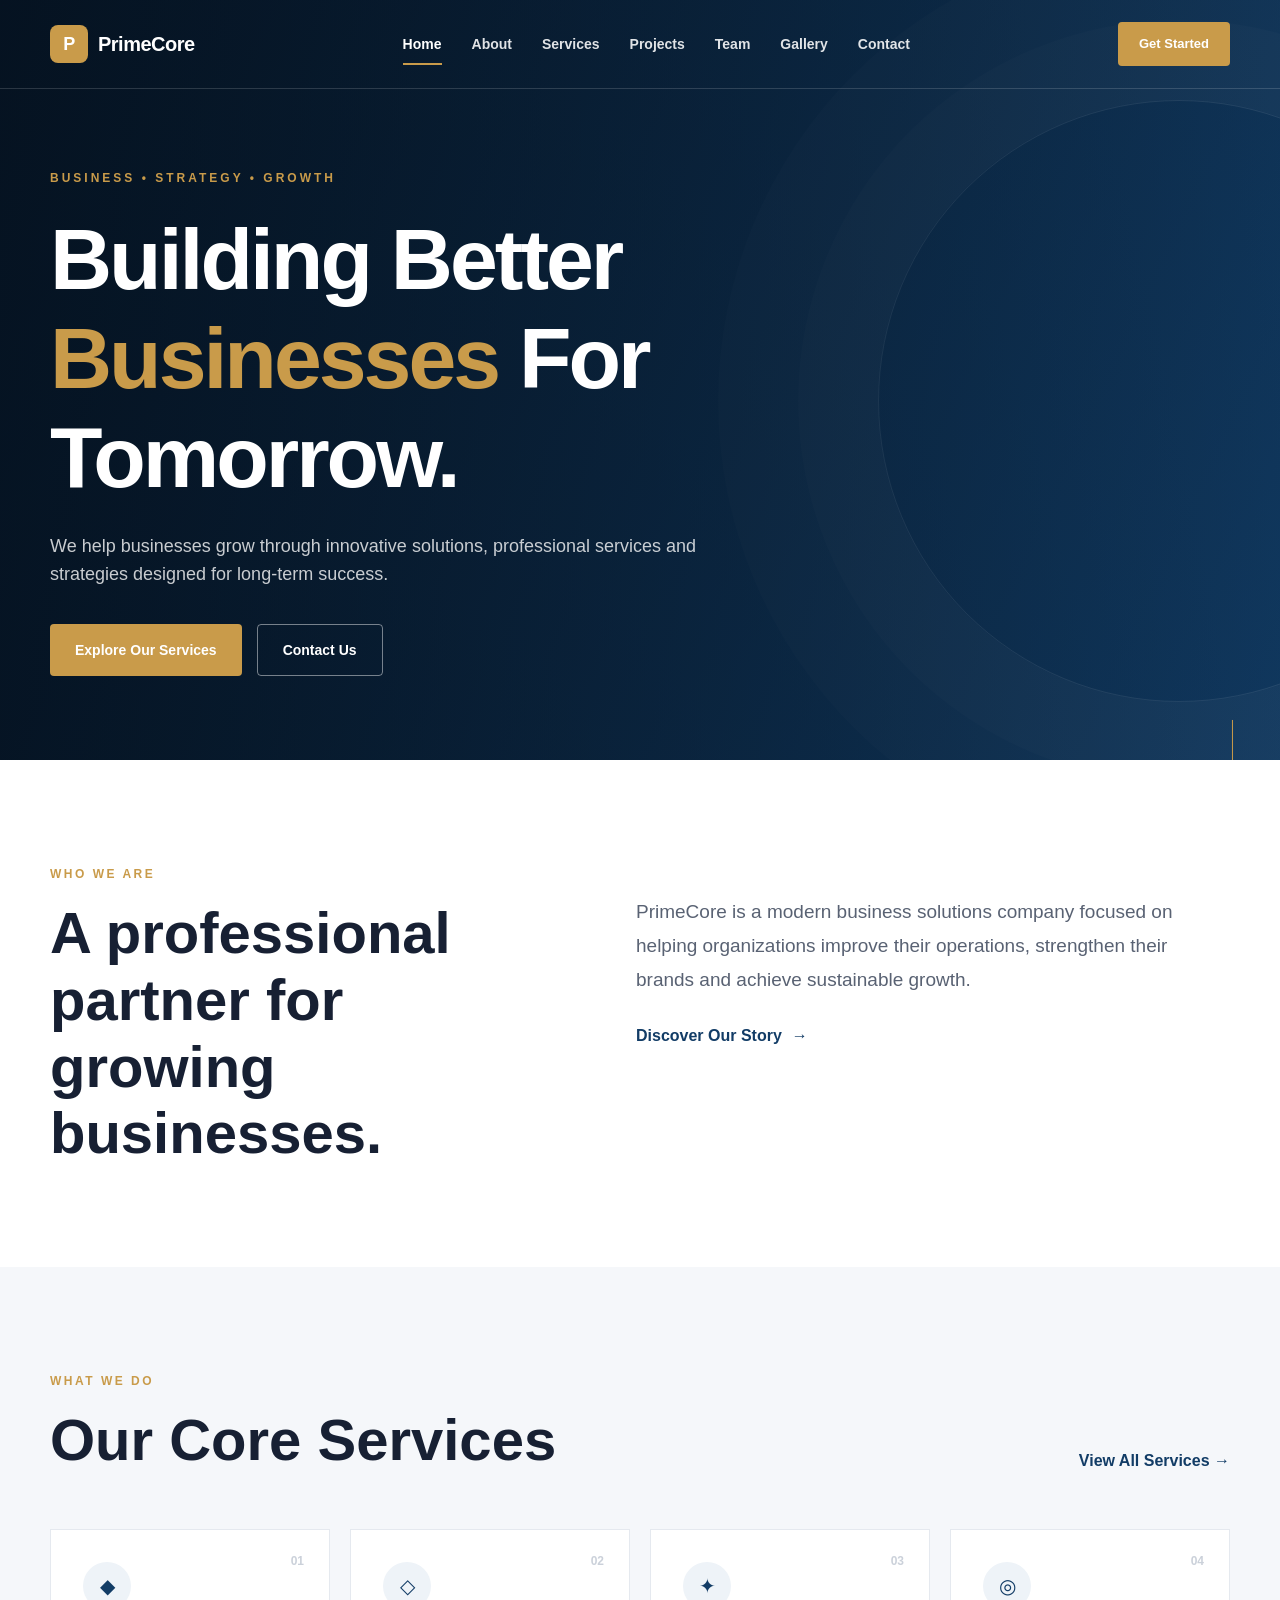
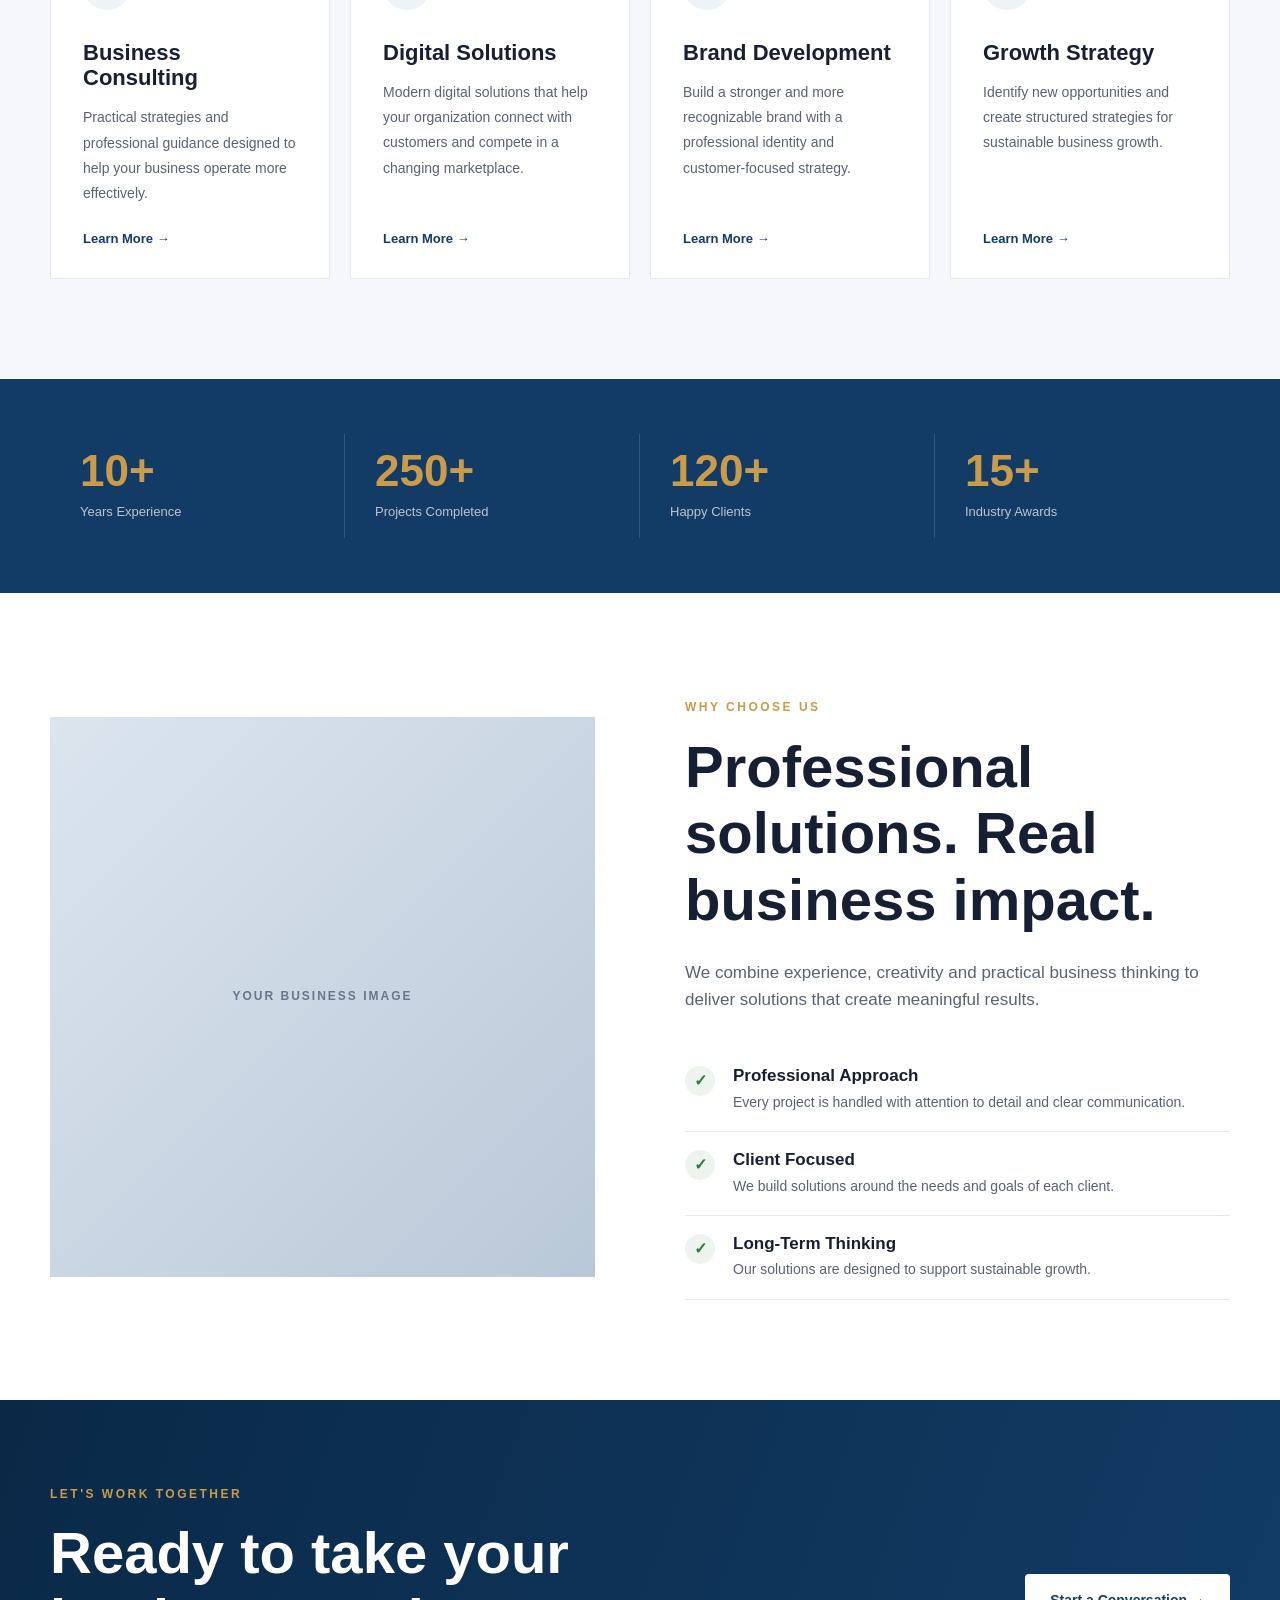
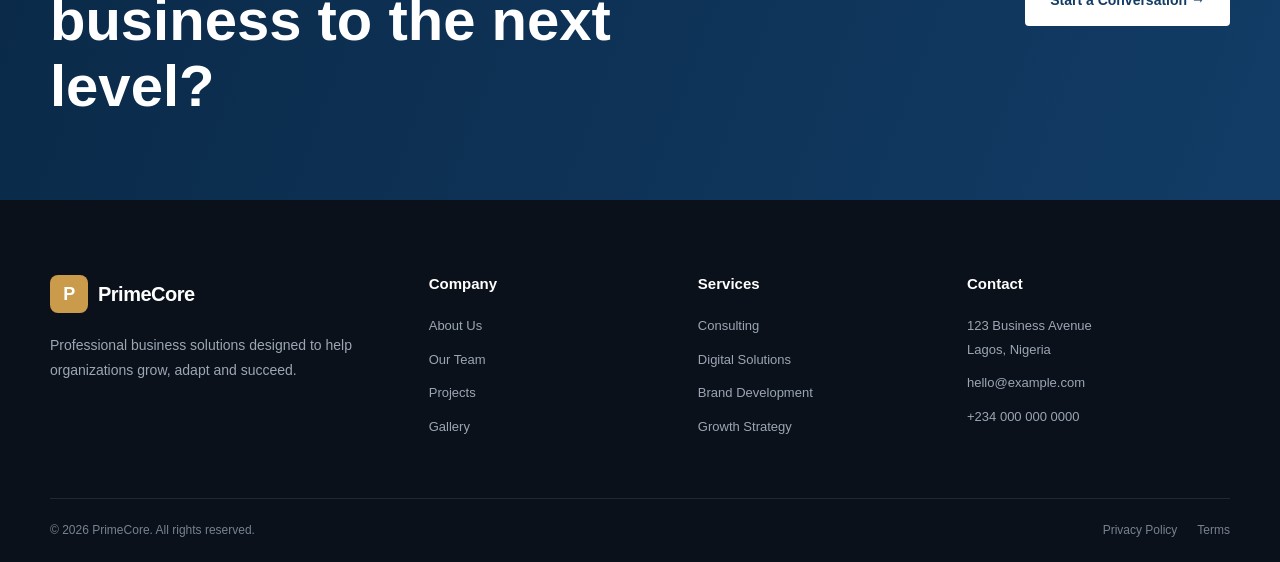
<file: index.html>
<!DOCTYPE html>
<html lang="en">
<head>
    <meta charset="UTF-8">

    <meta
        name="viewport"
        content="width=device-width, initial-scale=1.0"
    >

    <meta
        name="description"
        content="A modern professional business website template."
    >

    <meta
        name="keywords"
        content="business, company, services, professional, corporate"
    >

    <meta name="author" content="Your Company">

    <title>PrimeCore — Business Solutions</title>

    <link rel="stylesheet" href="assets/css/style.css">
</head>

<body>

    <!-- ================= HEADER ================= -->

    <header class="site-header">

        <div class="container header-container">

            <a href="index.html" class="logo">
                <span class="logo-mark">P</span>
                <span class="logo-text">PrimeCore</span>
            </a>

            <nav class="main-nav" id="mainNav">

                <a href="index.html" class="active">Home</a>
                <a href="about.html">About</a>
                <a href="services.html">Services</a>
                <a href="projects.html">Projects</a>
                <a href="team.html">Team</a>
                <a href="gallery.html">Gallery</a>
                <a href="contact.html">Contact</a>

            </nav>

            <a href="contact.html" class="header-button">
                Get Started
            </a>

            <button
                class="menu-toggle"
                id="menuToggle"
                aria-label="Open navigation menu"
            >
                <span></span>
                <span></span>
                <span></span>
            </button>

        </div>

    </header>


    <!-- ================= HERO ================= -->

    <main>

        <section class="hero">

            <div class="hero-overlay"></div>

            <div class="container hero-container">

                <div class="hero-content">

                    <span class="hero-label">
                        BUSINESS • STRATEGY • GROWTH
                    </span>

                    <h1>
                        Building Better
                        <span>Businesses</span>
                        For Tomorrow.
                    </h1>

                    <p>
                        We help businesses grow through innovative
                        solutions, professional services and
                        strategies designed for long-term success.
                    </p>

                    <div class="hero-buttons">

                        <a
                            href="services.html"
                            class="btn btn-primary"
                        >
                            Explore Our Services
                        </a>

                        <a
                            href="contact.html"
                            class="btn btn-outline"
                        >
                            Contact Us
                        </a>

                    </div>

                </div>

            </div>

            <div class="hero-scroll">
                <span>Scroll to explore</span>
                <span class="scroll-line"></span>
            </div>

        </section>


        <!-- ================= INTRO ================= -->

        <section class="intro section">

            <div class="container">

                <div class="intro-grid">

                    <div class="section-heading">

                        <span class="eyebrow">
                            WHO WE ARE
                        </span>

                        <h2>
                            A professional partner
                            for growing businesses.
                        </h2>

                    </div>

                    <div class="intro-content">

                        <p>
                            PrimeCore is a modern business solutions
                            company focused on helping organizations
                            improve their operations, strengthen their
                            brands and achieve sustainable growth.
                        </p>

                        <a
                            href="about.html"
                            class="text-link"
                        >
                            Discover Our Story
                            <span>→</span>
                        </a>

                    </div>

                </div>

            </div>

        </section>


        <!-- ================= SERVICES ================= -->

        <section class="services section section-light">

            <div class="container">

                <div class="section-top">

                    <div>

                        <span class="eyebrow">
                            WHAT WE DO
                        </span>

                        <h2>
                            Our Core Services
                        </h2>

                    </div>

                    <a
                        href="services.html"
                        class="text-link"
                    >
                        View All Services →
                    </a>

                </div>


                <div class="services-grid">

                    <article class="service-card">

                        <div class="service-number">
                            01
                        </div>

                        <div class="service-icon">
                            ◆
                        </div>

                        <h3>
                            Business Consulting
                        </h3>

                        <p>
                            Practical strategies and professional
                            guidance designed to help your business
                            operate more effectively.
                        </p>

                        <a href="services.html">
                            Learn More →
                        </a>

                    </article>


                    <article class="service-card">

                        <div class="service-number">
                            02
                        </div>

                        <div class="service-icon">
                            ◇
                        </div>

                        <h3>
                            Digital Solutions
                        </h3>

                        <p>
                            Modern digital solutions that help your
                            organization connect with customers and
                            compete in a changing marketplace.
                        </p>

                        <a href="services.html">
                            Learn More →
                        </a>

                    </article>


                    <article class="service-card">

                        <div class="service-number">
                            03
                        </div>

                        <div class="service-icon">
                            ✦
                        </div>

                        <h3>
                            Brand Development
                        </h3>

                        <p>
                            Build a stronger and more recognizable
                            brand with a professional identity and
                            customer-focused strategy.
                        </p>

                        <a href="services.html">
                            Learn More →
                        </a>

                    </article>


                    <article class="service-card">

                        <div class="service-number">
                            04
                        </div>

                        <div class="service-icon">
                            ◎
                        </div>

                        <h3>
                            Growth Strategy
                        </h3>

                        <p>
                            Identify new opportunities and create
                            structured strategies for sustainable
                            business growth.
                        </p>

                        <a href="services.html">
                            Learn More →
                        </a>

                    </article>

                </div>

            </div>

        </section>


        <!-- ================= STATS ================= -->

        <section class="stats">

            <div class="container stats-grid">

                <div class="stat-item">

                    <strong>10+</strong>

                    <span>
                        Years Experience
                    </span>

                </div>

                <div class="stat-item">

                    <strong>250+</strong>

                    <span>
                        Projects Completed
                    </span>

                </div>

                <div class="stat-item">

                    <strong>120+</strong>

                    <span>
                        Happy Clients
                    </span>

                </div>

                <div class="stat-item">

                    <strong>15+</strong>

                    <span>
                        Industry Awards
                    </span>

                </div>

            </div>

        </section>


        <!-- ================= WHY US ================= -->

        <section class="why-us section">

            <div class="container">

                <div class="why-grid">

                    <div class="why-image">

                        <div class="image-placeholder">

                            <span>
                                YOUR BUSINESS IMAGE
                            </span>

                        </div>

                    </div>


                    <div class="why-content">

                        <span class="eyebrow">
                            WHY CHOOSE US
                        </span>

                        <h2>
                            Professional solutions.
                            Real business impact.
                        </h2>

                        <p>
                            We combine experience, creativity and
                            practical business thinking to deliver
                            solutions that create meaningful results.
                        </p>


                        <div class="feature-list">

                            <div class="feature">

                                <span class="feature-icon">
                                    ✓
                                </span>

                                <div>

                                    <h3>
                                        Professional Approach
                                    </h3>

                                    <p>
                                        Every project is handled with
                                        attention to detail and clear
                                        communication.
                                    </p>

                                </div>

                            </div>


                            <div class="feature">

                                <span class="feature-icon">
                                    ✓
                                </span>

                                <div>

                                    <h3>
                                        Client Focused
                                    </h3>

                                    <p>
                                        We build solutions around the
                                        needs and goals of each client.
                                    </p>

                                </div>

                            </div>


                            <div class="feature">

                                <span class="feature-icon">
                                    ✓
                                </span>

                                <div>

                                    <h3>
                                        Long-Term Thinking
                                    </h3>

                                    <p>
                                        Our solutions are designed to
                                        support sustainable growth.
                                    </p>

                                </div>

                            </div>

                        </div>

                    </div>

                </div>

            </div>

        </section>


        <!-- ================= CTA ================= -->

        <section class="cta">

            <div class="container cta-container">

                <div>

                    <span class="eyebrow">
                        LET'S WORK TOGETHER
                    </span>

                    <h2>
                        Ready to take your business
                        to the next level?
                    </h2>

                </div>

                <a
                    href="contact.html"
                    class="btn btn-light"
                >
                    Start a Conversation →
                </a>

            </div>

        </section>

    </main>


    <!-- ================= FOOTER ================= -->

    <footer class="site-footer">

        <div class="container footer-grid">

            <div class="footer-about">

                <a href="index.html" class="logo footer-logo">

                    <span class="logo-mark">
                        P
                    </span>

                    <span class="logo-text">
                        PrimeCore
                    </span>

                </a>

                <p>
                    Professional business solutions designed
                    to help organizations grow, adapt and succeed.
                </p>

            </div>


            <div class="footer-column">

                <h3>
                    Company
                </h3>

                <a href="about.html">
                    About Us
                </a>

                <a href="team.html">
                    Our Team
                </a>

                <a href="projects.html">
                    Projects
                </a>

                <a href="gallery.html">
                    Gallery
                </a>

            </div>


            <div class="footer-column">

                <h3>
                    Services
                </h3>

                <a href="services.html">
                    Consulting
                </a>

                <a href="services.html">
                    Digital Solutions
                </a>

                <a href="services.html">
                    Brand Development
                </a>

                <a href="services.html">
                    Growth Strategy
                </a>

            </div>


            <div class="footer-column">

                <h3>
                    Contact
                </h3>

                <p>
                    123 Business Avenue
                    <br>
                    Lagos, Nigeria
                </p>

                <a href="mailto:hello@example.com">
                    hello@example.com
                </a>

                <a href="tel:+2340000000000">
                    +234 000 000 0000
                </a>

            </div>

        </div>


        <div class="container footer-bottom">

            <p>
                ©️ 2026 PrimeCore. All rights reserved.
            </p>

            <div>

                <a href="#">
                    Privacy Policy
                </a>

                <a href="#">
                    Terms
                </a>

            </div>

        </div>

    </footer>


    <script src="assets/js/main.js"></script>

</body>
</html>
</file>
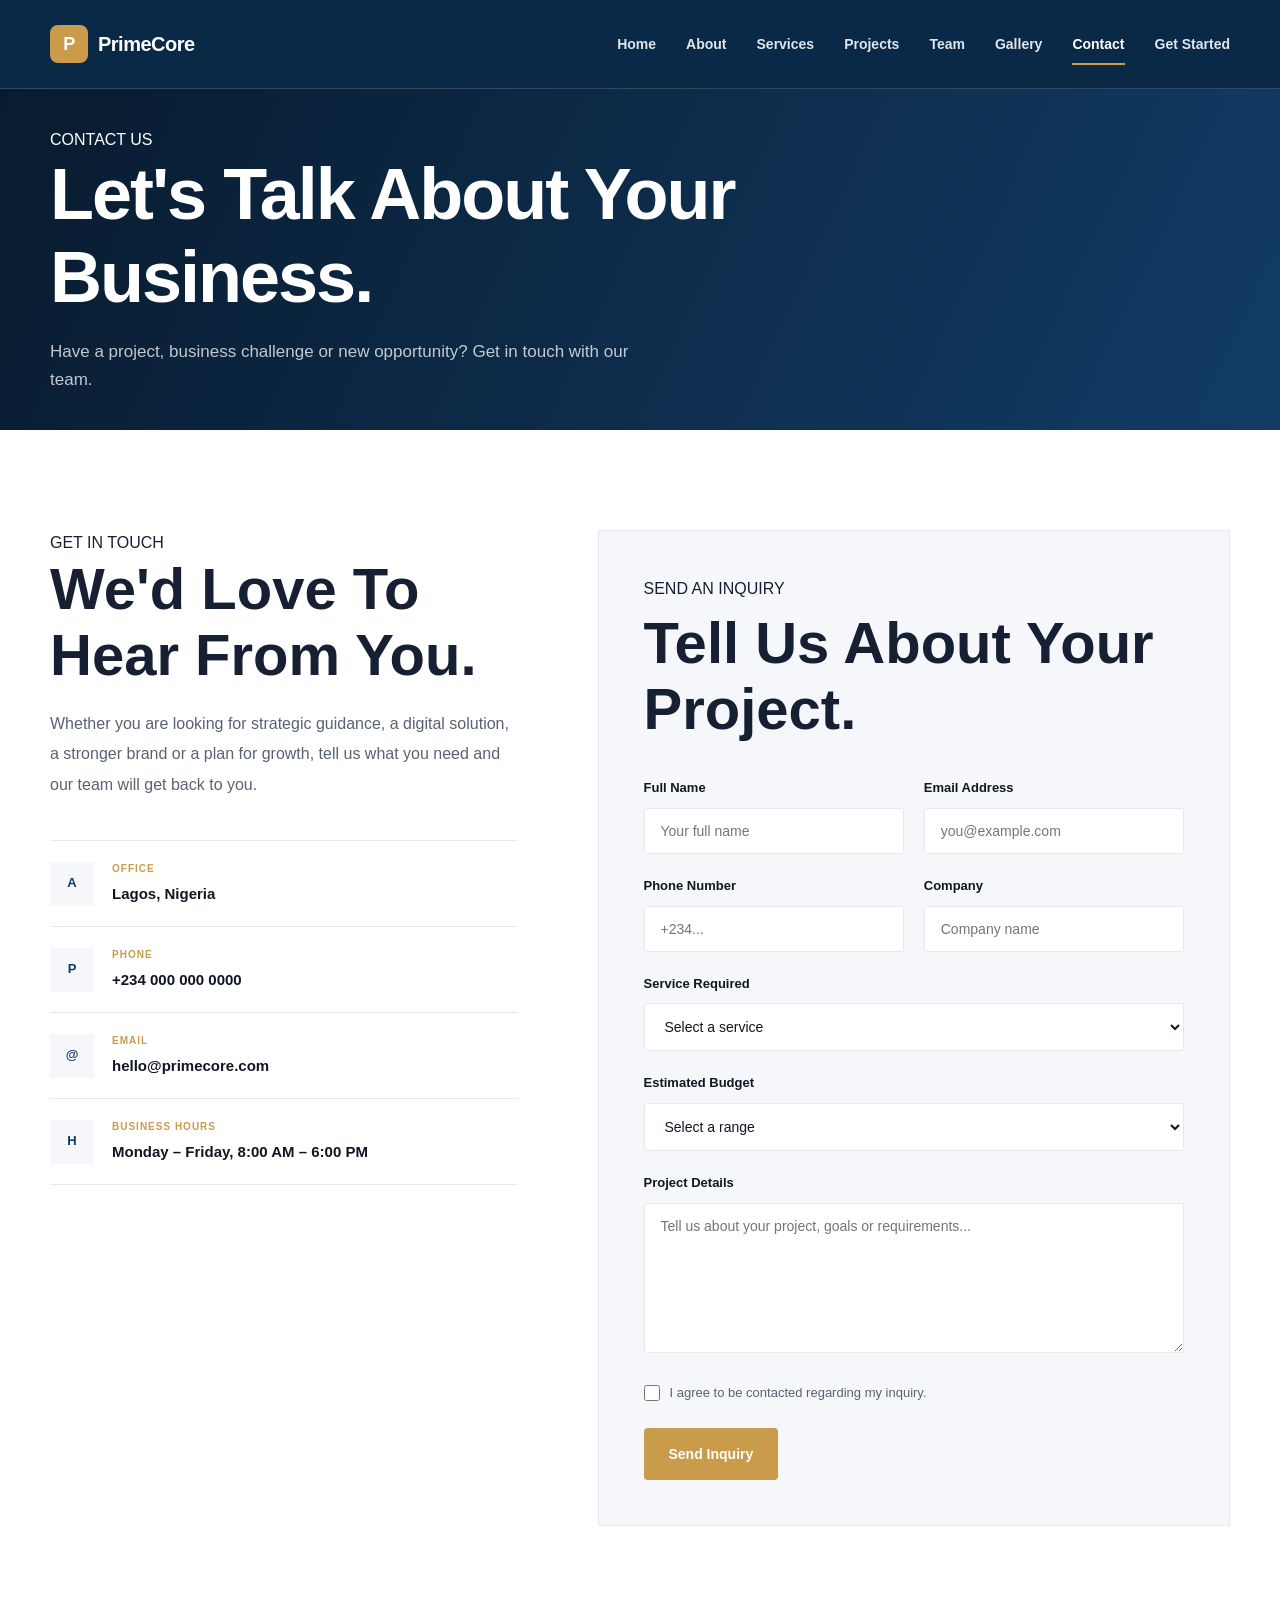
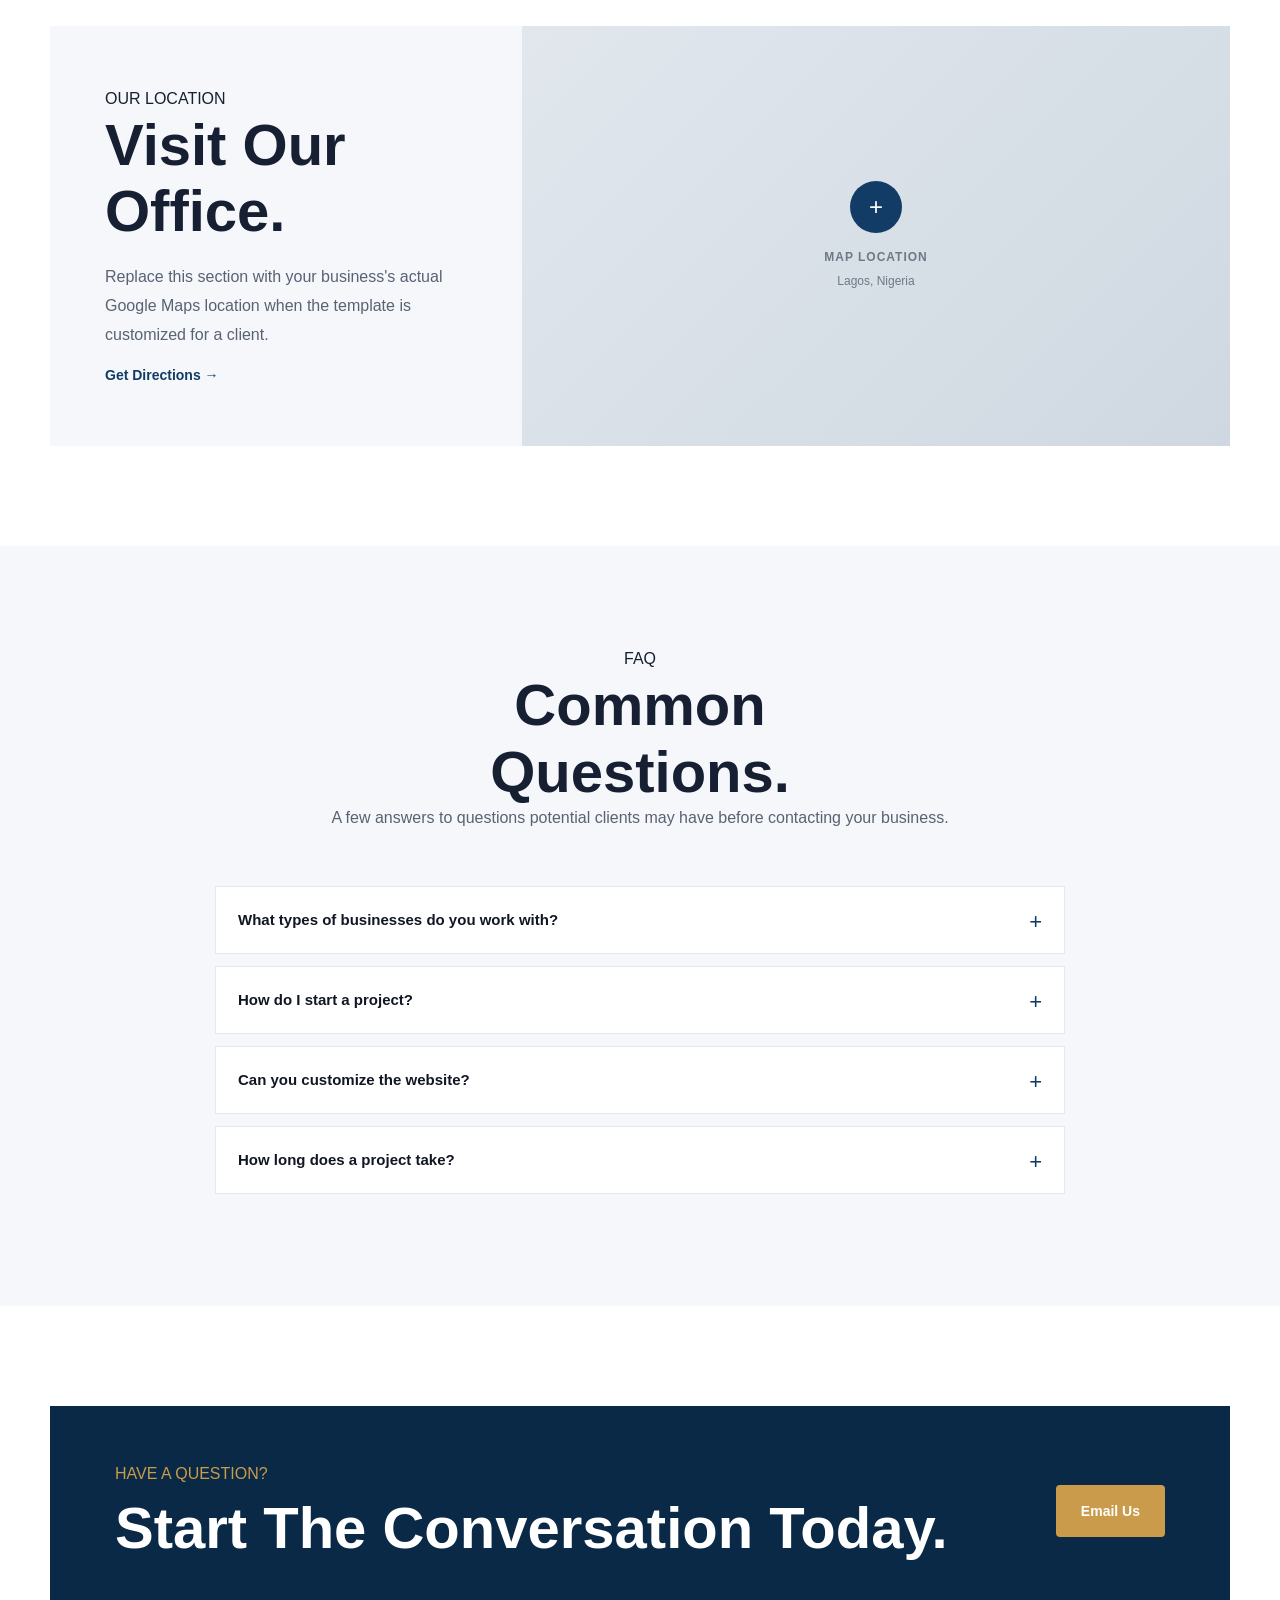
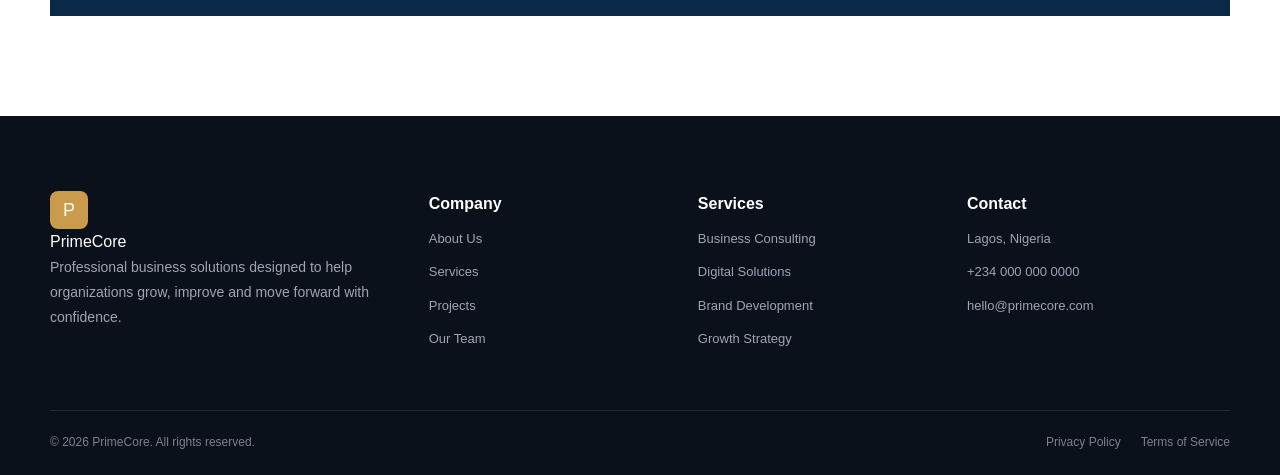
<file: contacts.html>
<!DOCTYPE html>
<html lang="en">
<head>
    <meta charset="UTF-8">

    <meta
        name="viewport"
        content="width=device-width, initial-scale=1.0"
    >

    <meta
        name="description"
        content="Contact PrimeCore for business consulting, digital solutions, branding and growth strategy."
    >

    <title>Contact | PrimeCore</title>

    <link
        rel="stylesheet"
        href="assets/css/style.css"
    >
</head>

<body>

<!-- =========================
     HEADER
========================= -->

<header class="site-header inner-header">

    <div class="container header-container">

        <a href="index.html" class="logo">
            <span class="logo-mark">P</span>
            <span class="logo-text">PrimeCore</span>
        </a>

        <nav class="main-nav" id="mainNav">

            <a href="index.html">Home</a>

            <a href="about.html">About</a>

            <a href="services.html">Services</a>

            <a href="projects.html">Projects</a>

            <a href="team.html">Team</a>

            <a href="gallery.html">Gallery</a>

            <a href="contact.html" class="active">
                Contact
            </a>

            <a
                href="contact.html"
                class="nav-button"
            >
                Get Started
            </a>

        </nav>

        <button
            class="menu-toggle"
            id="menuToggle"
            aria-label="Open navigation menu"
        >
            ☰
        </button>

    </div>

</header>


<!-- =========================
     PAGE HERO
========================= -->

<section class="page-hero">

    <div class="container">

        <span class="section-label">
            CONTACT US
        </span>

        <h1>
            Let's Talk About
            Your Business.
        </h1>

        <p>
            Have a project, business challenge or new
            opportunity? Get in touch with our team.
        </p>

    </div>

</section>


<!-- =========================
     CONTACT INTRO
========================= -->

<section class="section contact-section">

    <div class="container contact-grid">

        <!-- CONTACT INFORMATION -->

        <div class="contact-info">

            <span class="section-label">
                GET IN TOUCH
            </span>

            <h2>
                We'd Love To
                Hear From You.
            </h2>

            <p>
                Whether you are looking for strategic
                guidance, a digital solution, a stronger
                brand or a plan for growth, tell us what
                you need and our team will get back to you.
            </p>


            <!-- CONTACT ITEM -->

            <div class="contact-item">

                <div class="contact-icon">
                    A
                </div>

                <div>

                    <span>
                        OFFICE
                    </span>

                    <strong>
                        Lagos, Nigeria
                    </strong>

                </div>

            </div>


            <!-- CONTACT ITEM -->

            <div class="contact-item">

                <div class="contact-icon">
                    P
                </div>

                <div>

                    <span>
                        PHONE
                    </span>

                    <strong>
                        +234 000 000 0000
                    </strong>

                </div>

            </div>


            <!-- CONTACT ITEM -->

            <div class="contact-item">

                <div class="contact-icon">
                    @
                </div>

                <div>

                    <span>
                        EMAIL
                    </span>

                    <strong>
                        hello@primecore.com
                    </strong>

                </div>

            </div>


            <!-- CONTACT ITEM -->

            <div class="contact-item">

                <div class="contact-icon">
                    H
                </div>

                <div>

                    <span>
                        BUSINESS HOURS
                    </span>

                    <strong>
                        Monday – Friday, 8:00 AM – 6:00 PM
                    </strong>

                </div>

            </div>

        </div>


        <!-- CONTACT FORM -->

        <div class="contact-form-wrapper">

            <div class="form-heading">

                <span class="section-label">
                    SEND AN INQUIRY
                </span>

                <h2>
                    Tell Us About
                    Your Project.
                </h2>

            </div>

            <form
    class="contact-form"
    id="contactForm"
    action="api/contact.php"
    method="POST"
>

                <div class="form-row">

                    <div class="form-group">

                        <label for="name">
                            Full Name
                        </label>

                        <input
                            type="text"
                            id="name"
                            name="name"
                            placeholder="Your full name"
                            required
                        >

                    </div>


                    <div class="form-group">

                        <label for="email">
                            Email Address
                        </label>

                        <input
                            type="email"
                            id="email"
                            name="email"
                            placeholder="you@example.com"
                            required
                        >

                    </div>

                </div>


                <div class="form-row">

                    <div class="form-group">

                        <label for="phone">
                            Phone Number
                        </label>

                        <input
                            type="tel"
                            id="phone"
                            name="phone"
                            placeholder="+234..."
                        >

                    </div>


                    <div class="form-group">

                        <label for="company">
                            Company
                        </label>

                        <input
                            type="text"
                            id="company"
                            name="company"
                            placeholder="Company name"
                        >

                    </div>

                </div>


                <div class="form-group">

                    <label for="service">
                        Service Required
                    </label>

                    <select
                        id="service"
                        name="service"
                        required
                    >

                        <option value="">
                            Select a service
                        </option>

                        <option value="consulting">
                            Business Consulting
                        </option>

                        <option value="digital">
                            Digital Solutions
                        </option>

                        <option value="branding">
                            Brand Development
                        </option>

                        <option value="growth">
                            Growth Strategy
                        </option>

                        <option value="other">
                            Other
                        </option>

                    </select>

                </div>


                <div class="form-group">

                    <label for="budget">
                        Estimated Budget
                    </label>

                    <select
                        id="budget"
                        name="budget"
                    >

                        <option value="">
                            Select a range
                        </option>

                        <option value="under-500k">
                            Under ₦500,000
                        </option>

                        <option value="500k-1m">
                            ₦500,000 – ₦1,000,000
                        </option>

                        <option value="1m-5m">
                            ₦1,000,000 – ₦5,000,000
                        </option>

                        <option value="5m-plus">
                            ₦5,000,000+
                        </option>

                        <option value="not-sure">
                            Not sure yet
                        </option>

                    </select>

                </div>


                <div class="form-group">

                    <label for="message">
                        Project Details
                    </label>

                    <textarea
                        id="message"
                        name="message"
                        rows="6"
                        placeholder="Tell us about your project, goals or requirements..."
                        required
                    ></textarea>

                </div>


                <div class="form-checkbox">

                    <input
                        type="checkbox"
                        id="consent"
                        name="consent"
                        required
                    >

                    <label for="consent">
                        I agree to be contacted regarding
                        my inquiry.
                    </label>

                </div>


                <button
                    type="submit"
                    class="btn btn-primary form-submit"
                >
                    Send Inquiry
                </button>


                <div
                    class="form-message"
                    id="formMessage"
                    aria-live="polite"
                ></div>

            </form>

        </div>

    </div>

</section>


<!-- =========================
     MAP / LOCATION
========================= -->

<section class="location-section">

    <div class="container">

        <div class="location-box">

            <div class="location-content">

                <span class="section-label">
                    OUR LOCATION
                </span>

                <h2>
                    Visit Our Office.
                </h2>

                <p>
                    Replace this section with your business's
                    actual Google Maps location when the
                    template is customized for a client.
                </p>

                <a
                    href="contact.html"
                    class="location-link"
                >
                    Get Directions →
                </a>

            </div>


            <div class="map-placeholder">

                <div class="map-content">

                    <div class="map-pin">
                        +
                    </div>

                    <span>
                        MAP LOCATION
                    </span>

                    <small>
                        Lagos, Nigeria
                    </small>

                </div>

            </div>

        </div>

    </div>

</section>


<!-- =========================
     FAQ
========================= -->

<section class="section faq-section">

    <div class="container">

        <div class="section-heading centered">

            <span class="section-label">
                FAQ
            </span>

            <h2>
                Common Questions.
            </h2>

            <p>
                A few answers to questions potential clients
                may have before contacting your business.
            </p>

        </div>


        <div class="faq-list">


            <details class="faq-item">

                <summary>
                    What types of businesses do you work with?
                </summary>

                <p>
                    We work with organizations across different
                    industries. The template can be customized
                    for companies, real estate businesses,
                    hotels, restaurants, schools and other
                    professional organizations.
                </p>

            </details>


            <details class="faq-item">

                <summary>
                    How do I start a project?
                </summary>

                <p>
                    Simply submit the inquiry form with your
                    requirements. After reviewing your request,
                    the business can contact you to discuss
                    the project in more detail.
                </p>

            </details>


            <details class="faq-item">

                <summary>
                    Can you customize the website?
                </summary>

                <p>
                    Yes. The template is designed to be
                    customized with the client's branding,
                    colors, content, images, services and
                    business information.
                </p>

            </details>


            <details class="faq-item">

                <summary>
                    How long does a project take?
                </summary>

                <p>
                    Project timelines depend on the scope,
                    number of pages, features and content
                    requirements. A specific timeline can be
                    agreed upon after the project requirements
                    are reviewed.
                </p>

            </details>

        </div>

    </div>

</section>


<!-- =========================
     CTA
========================= -->

<section class="section contact-cta">

    <div class="container">

        <div class="contact-cta-box">

            <div>

                <span class="section-label">
                    HAVE A QUESTION?
                </span>

                <h2>
                    Start The Conversation Today.
                </h2>

            </div>

            <a
                href="mailto:hello@primecore.com"
                class="btn btn-primary"
            >
                Email Us

            </a>

        </div>

    </div>

</section>


<!-- =========================
     FOOTER
========================= -->

<footer class="site-footer">

    <div class="container footer-grid">

        <div class="footer-about">

            <a
                href="index.html"
                class="footer-logo"
            >
                <span class="logo-mark">P</span>
                PrimeCore
            </a>

            <p>
                Professional business solutions designed
                to help organizations grow, improve and
                move forward with confidence.
            </p>

        </div>


        <div class="footer-column">

            <h4>Company</h4>

            <a href="about.html">
                About Us
            </a>

            <a href="services.html">
                Services
            </a>

            <a href="projects.html">
                Projects
            </a>

            <a href="team.html">
                Our Team
            </a>

        </div>


        <div class="footer-column">

            <h4>Services</h4>

            <a href="services.html">
                Business Consulting
            </a>

            <a href="services.html">
                Digital Solutions
            </a>

            <a href="services.html">
                Brand Development
            </a>

            <a href="services.html">
                Growth Strategy
            </a>

        </div>


        <div class="footer-column">

            <h4>Contact</h4>

            <p>
                Lagos, Nigeria
            </p>

            <p>
                +234 000 000 0000
            </p>

            <p>
                hello@primecore.com
            </p>

        </div>

    </div>


    <div class="container footer-bottom">

        <p>
            ©️ 2026 PrimeCore. All rights reserved.
        </p>

        <div>

            <a href="#">
                Privacy Policy
            </a>

            <a href="#">
                Terms of Service
            </a>

        </div>

    </div>

</footer>


<script src="assets/js/main.js"></script>

<script>

const contactForm =
    document.getElementById("contactForm");

const formMessage =
    document.getElementById("formMessage");


if (contactForm) {

    contactForm.addEventListener(
        "submit",
        async function(event) {

            event.preventDefault();

            formMessage.className =
                "form-message";

            formMessage.textContent =
                "Sending your inquiry...";

            formMessage.style.display =
                "block";


            const formData =
                new FormData(contactForm);


            try {

                const response =
                    await fetch(
                        "api/contact.php",
                        {
                            method: "POST",
                            body: formData
                        }
                    );


                const result =
                    await response.json();


                if (result.success) {

                    formMessage.className =
                        "form-message success";

                    formMessage.textContent =
                        result.message;

                    contactForm.reset();

                } else {

                    formMessage.className =
                        "form-message error";

                    formMessage.textContent =
                        result.message;

                }

            } catch (error) {

                formMessage.className =
                    "form-message error";

                formMessage.textContent =
                    "Something went wrong. Please try again.";

            }

        }
    );

}

</script>

</body>
</html>
</file>
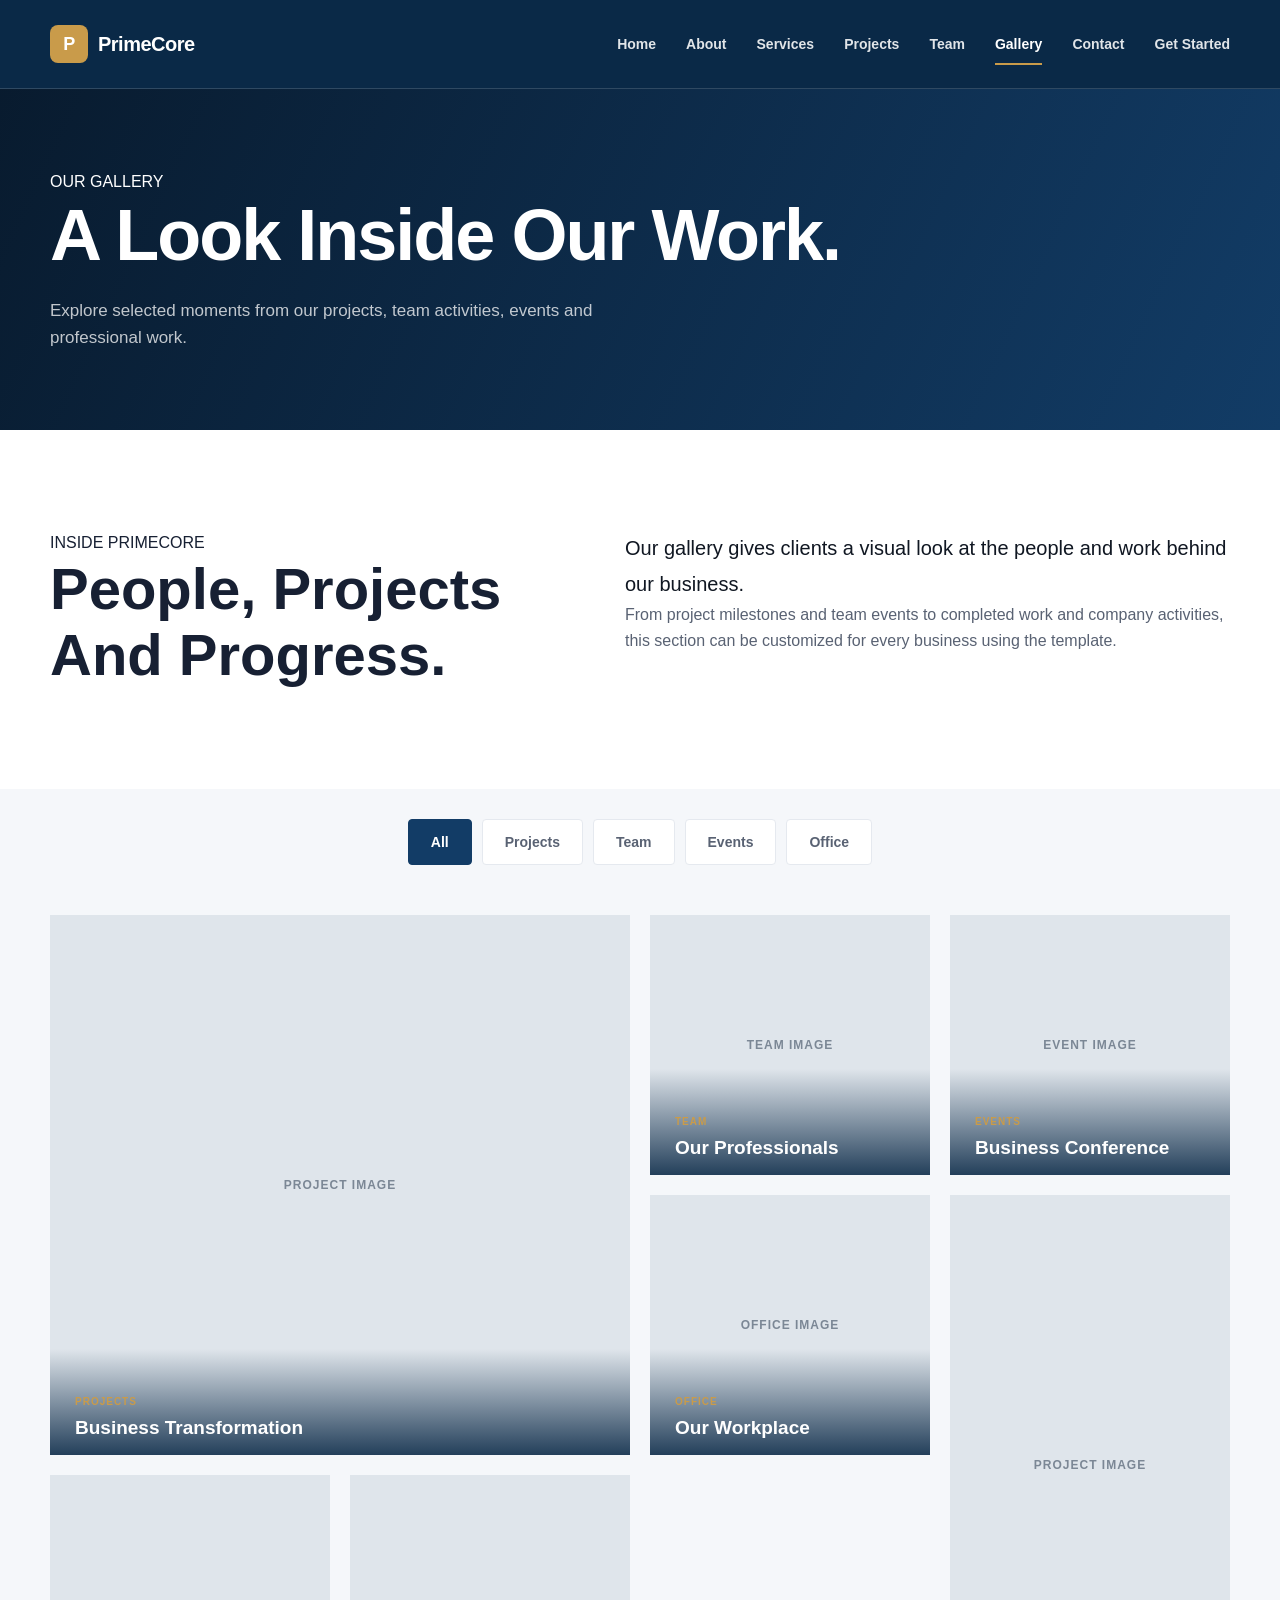
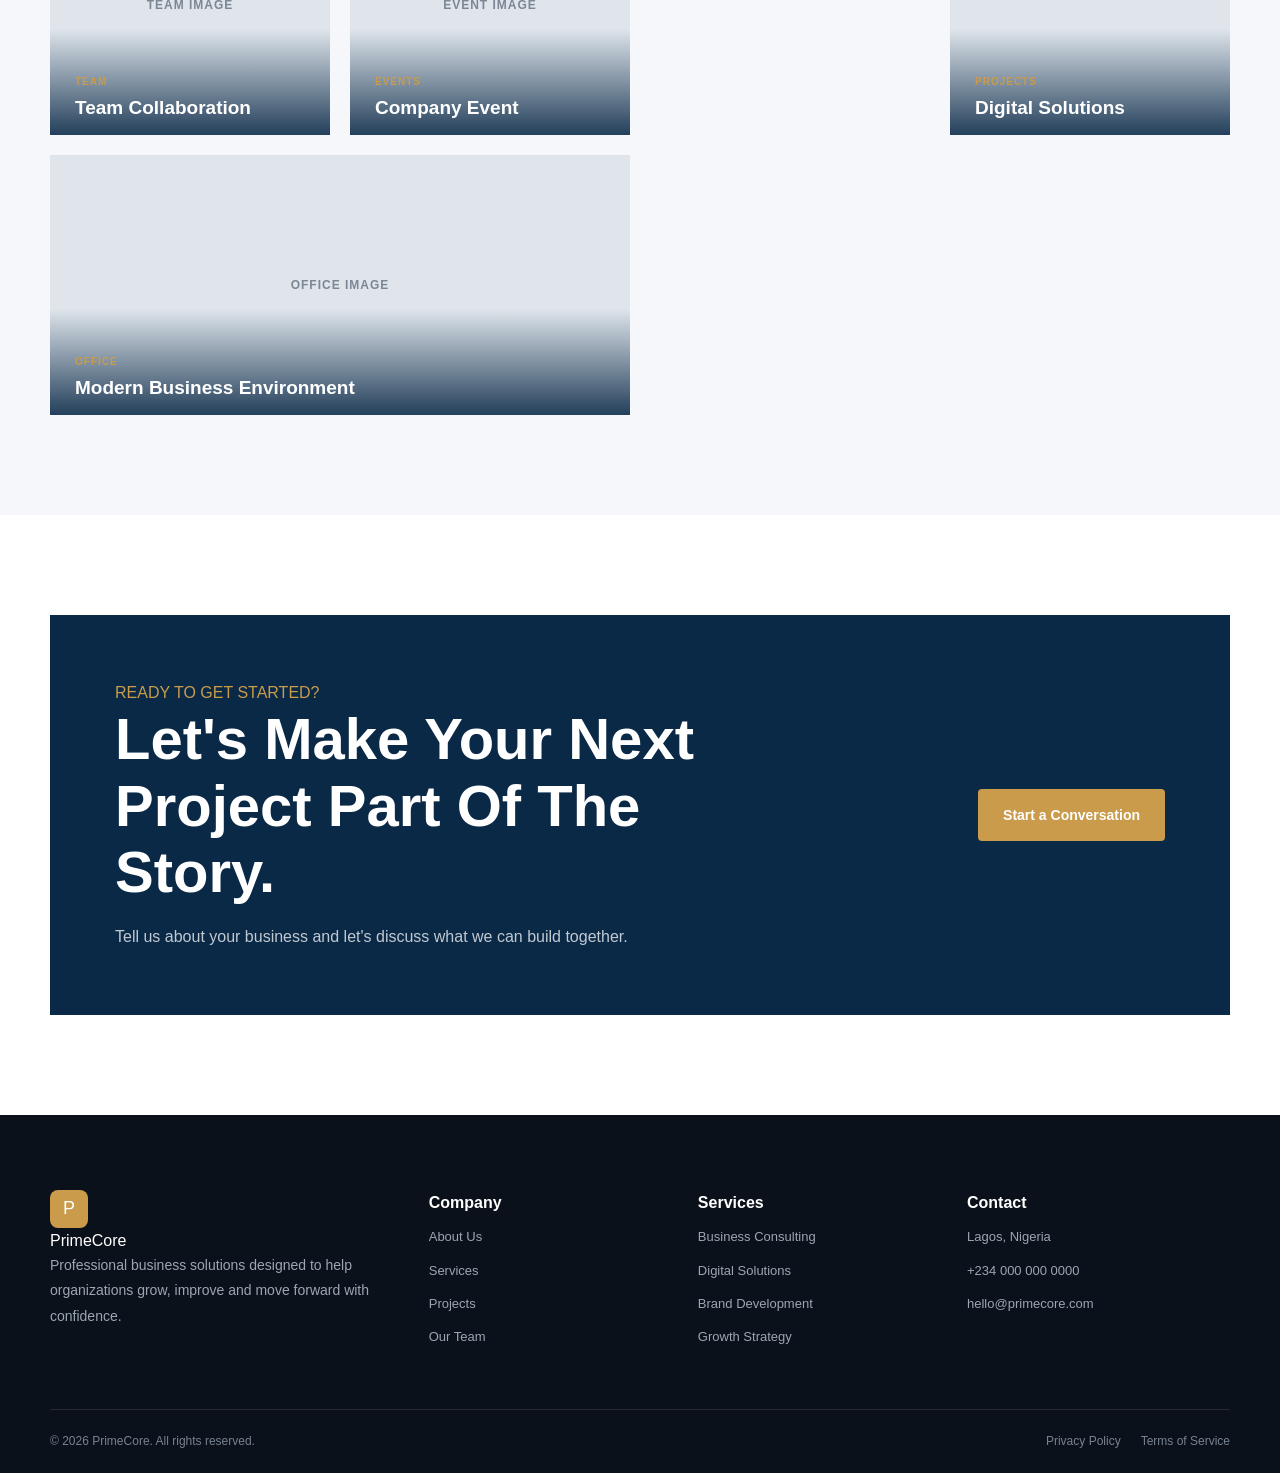
<file: gallery.html>
<!DOCTYPE html>
<html lang="en">
<head>
    <meta charset="UTF-8">

    <meta
        name="viewport"
        content="width=device-width, initial-scale=1.0"
    >

    <meta
        name="description"
        content="Explore the PrimeCore company gallery, projects, events and business activities."
    >

    <title>Gallery | PrimeCore</title>

    <link
        rel="stylesheet"
        href="assets/css/style.css"
    >
</head>

<body>

<!-- =========================
     HEADER
========================= -->

<header class="site-header inner-header">

    <div class="container header-container">

        <a href="index.html" class="logo">
            <span class="logo-mark">P</span>
            <span class="logo-text">PrimeCore</span>
        </a>

        <nav class="main-nav" id="mainNav">

            <a href="index.html">Home</a>

            <a href="about.html">About</a>

            <a href="services.html">Services</a>

            <a href="projects.html">Projects</a>

            <a href="team.html">Team</a>

            <a href="gallery.html" class="active">
                Gallery
            </a>

            <a href="contact.html">Contact</a>

            <a
                href="contact.html"
                class="nav-button"
            >
                Get Started
            </a>

        </nav>

        <button
            class="menu-toggle"
            id="menuToggle"
            aria-label="Open navigation menu"
        >
            ☰
        </button>

    </div>

</header>


<!-- =========================
     PAGE HERO
========================= -->

<section class="page-hero">

    <div class="container">

        <span class="section-label">
            OUR GALLERY
        </span>

        <h1>
            A Look Inside
            Our Work.
        </h1>

        <p>
            Explore selected moments from our projects,
            team activities, events and professional work.
        </p>

    </div>

</section>


<!-- =========================
     GALLERY INTRO
========================= -->

<section class="section gallery-intro">

    <div class="container gallery-intro-grid">

        <div>

            <span class="section-label">
                INSIDE PRIMECORE
            </span>

            <h2>
                People, Projects
                And Progress.
            </h2>

        </div>

        <div>

            <p class="large-text">
                Our gallery gives clients a visual look
                at the people and work behind our business.
            </p>

            <p>
                From project milestones and team events to
                completed work and company activities, this
                section can be customized for every business
                using the template.
            </p>

        </div>

    </div>

</section>


<!-- =========================
     GALLERY
========================= -->

<section class="gallery-section">

    <div class="container">

        <!-- FILTERS -->

        <div class="gallery-filters">

            <button
                class="gallery-filter active"
                data-gallery-filter="all"
            >
                All
            </button>

            <button
                class="gallery-filter"
                data-gallery-filter="projects"
            >
                Projects
            </button>

            <button
                class="gallery-filter"
                data-gallery-filter="team"
            >
                Team
            </button>

            <button
                class="gallery-filter"
                data-gallery-filter="events"
            >
                Events
            </button>

            <button
                class="gallery-filter"
                data-gallery-filter="office"
            >
                Office
            </button>

        </div>


        <!-- GALLERY GRID -->

        <div class="gallery-grid">


            <!-- IMAGE 1 -->

            <article
                class="gallery-item gallery-large"
                data-gallery-category="projects"
            >

                <div class="gallery-placeholder">

                    <span>
                        PROJECT IMAGE
                    </span>

                </div>

                <div class="gallery-overlay">

                    <span>
                        PROJECTS
                    </span>

                    <h3>
                        Business Transformation
                    </h3>

                </div>

            </article>


            <!-- IMAGE 2 -->

            <article
                class="gallery-item"
                data-gallery-category="team"
            >

                <div class="gallery-placeholder">

                    <span>
                        TEAM IMAGE
                    </span>

                </div>

                <div class="gallery-overlay">

                    <span>
                        TEAM
                    </span>

                    <h3>
                        Our Professionals
                    </h3>

                </div>

            </article>


            <!-- IMAGE 3 -->

            <article
                class="gallery-item"
                data-gallery-category="events"
            >

                <div class="gallery-placeholder">

                    <span>
                        EVENT IMAGE
                    </span>

                </div>

                <div class="gallery-overlay">

                    <span>
                        EVENTS
                    </span>

                    <h3>
                        Business Conference
                    </h3>

                </div>

            </article>


            <!-- IMAGE 4 -->

            <article
                class="gallery-item"
                data-gallery-category="office"
            >

                <div class="gallery-placeholder">

                    <span>
                        OFFICE IMAGE
                    </span>

                </div>

                <div class="gallery-overlay">

                    <span>
                        OFFICE
                    </span>

                    <h3>
                        Our Workplace
                    </h3>

                </div>

            </article>


            <!-- IMAGE 5 -->

            <article
                class="gallery-item gallery-tall"
                data-gallery-category="projects"
            >

                <div class="gallery-placeholder">

                    <span>
                        PROJECT IMAGE
                    </span>

                </div>

                <div class="gallery-overlay">

                    <span>
                        PROJECTS
                    </span>

                    <h3>
                        Digital Solutions
                    </h3>

                </div>

            </article>


            <!-- IMAGE 6 -->

            <article
                class="gallery-item"
                data-gallery-category="team"
            >

                <div class="gallery-placeholder">

                    <span>
                        TEAM IMAGE
                    </span>

                </div>

                <div class="gallery-overlay">

                    <span>
                        TEAM
                    </span>

                    <h3>
                        Team Collaboration
                    </h3>

                </div>

            </article>


            <!-- IMAGE 7 -->

            <article
                class="gallery-item"
                data-gallery-category="events"
            >

                <div class="gallery-placeholder">

                    <span>
                        EVENT IMAGE
                    </span>

                </div>

                <div class="gallery-overlay">

                    <span>
                        EVENTS
                    </span>

                    <h3>
                        Company Event
                    </h3>

                </div>

            </article>


            <!-- IMAGE 8 -->

            <article
                class="gallery-item gallery-wide"
                data-gallery-category="office"
            >

                <div class="gallery-placeholder">

                    <span>
                        OFFICE IMAGE
                    </span>

                </div>

                <div class="gallery-overlay">

                    <span>
                        OFFICE
                    </span>

                    <h3>
                        Modern Business Environment
                    </h3>

                </div>

            </article>

        </div>

    </div>

</section>


<!-- =========================
     GALLERY CTA
========================= -->

<section class="section gallery-cta">

    <div class="container">

        <div class="gallery-cta-box">

            <div>

                <span class="section-label">
                    READY TO GET STARTED?
                </span>

                <h2>
                    Let's Make Your Next
                    Project Part Of The Story.
                </h2>

                <p>
                    Tell us about your business and
                    let's discuss what we can build together.
                </p>

            </div>

            <a
                href="contact.html"
                class="btn btn-primary"
            >
                Start a Conversation
            </a>

        </div>

    </div>

</section>


<!-- =========================
     FOOTER
========================= -->

<footer class="site-footer">

    <div class="container footer-grid">

        <div class="footer-about">

            <a
                href="index.html"
                class="footer-logo"
            >
                <span class="logo-mark">P</span>
                PrimeCore
            </a>

            <p>
                Professional business solutions designed
                to help organizations grow, improve and
                move forward with confidence.
            </p>

        </div>


        <div class="footer-column">

            <h4>Company</h4>

            <a href="about.html">
                About Us
            </a>

            <a href="services.html">
                Services
            </a>

            <a href="projects.html">
                Projects
            </a>

            <a href="team.html">
                Our Team
            </a>

        </div>


        <div class="footer-column">

            <h4>Services</h4>

            <a href="services.html">
                Business Consulting
            </a>

            <a href="services.html">
                Digital Solutions
            </a>

            <a href="services.html">
                Brand Development
            </a>

            <a href="services.html">
                Growth Strategy
            </a>

        </div>


        <div class="footer-column">

            <h4>Contact</h4>

            <p>
                Lagos, Nigeria
            </p>

            <p>
                +234 000 000 0000
            </p>

            <p>
                hello@primecore.com
            </p>

        </div>

    </div>


    <div class="container footer-bottom">

        <p>
            ©️ 2026 PrimeCore. All rights reserved.
        </p>

        <div>

            <a href="#">
                Privacy Policy
            </a>

            <a href="#">
                Terms of Service
            </a>

        </div>

    </div>

</footer>


<script src="assets/js/main.js"></script>


<!-- =========================
     GALLERY FILTER SCRIPT
========================= -->

<script>

const galleryFilters =
    document.querySelectorAll(".gallery-filter");

const galleryItems =
    document.querySelectorAll(".gallery-item");


galleryFilters.forEach(filter => {

    filter.addEventListener("click", () => {

        galleryFilters.forEach(button => {
            button.classList.remove("active");
        });

        filter.classList.add("active");

        const selectedCategory =
            filter.dataset.galleryFilter;

        galleryItems.forEach(item => {

            const itemCategory =
                item.dataset.galleryCategory;

            if (
                selectedCategory === "all" ||
                selectedCategory === itemCategory
            ) {

                item.style.display = "";

            } else {

                item.style.display = "none";

            }

        });

    });

});

</script>

</body>
</html>
</file>
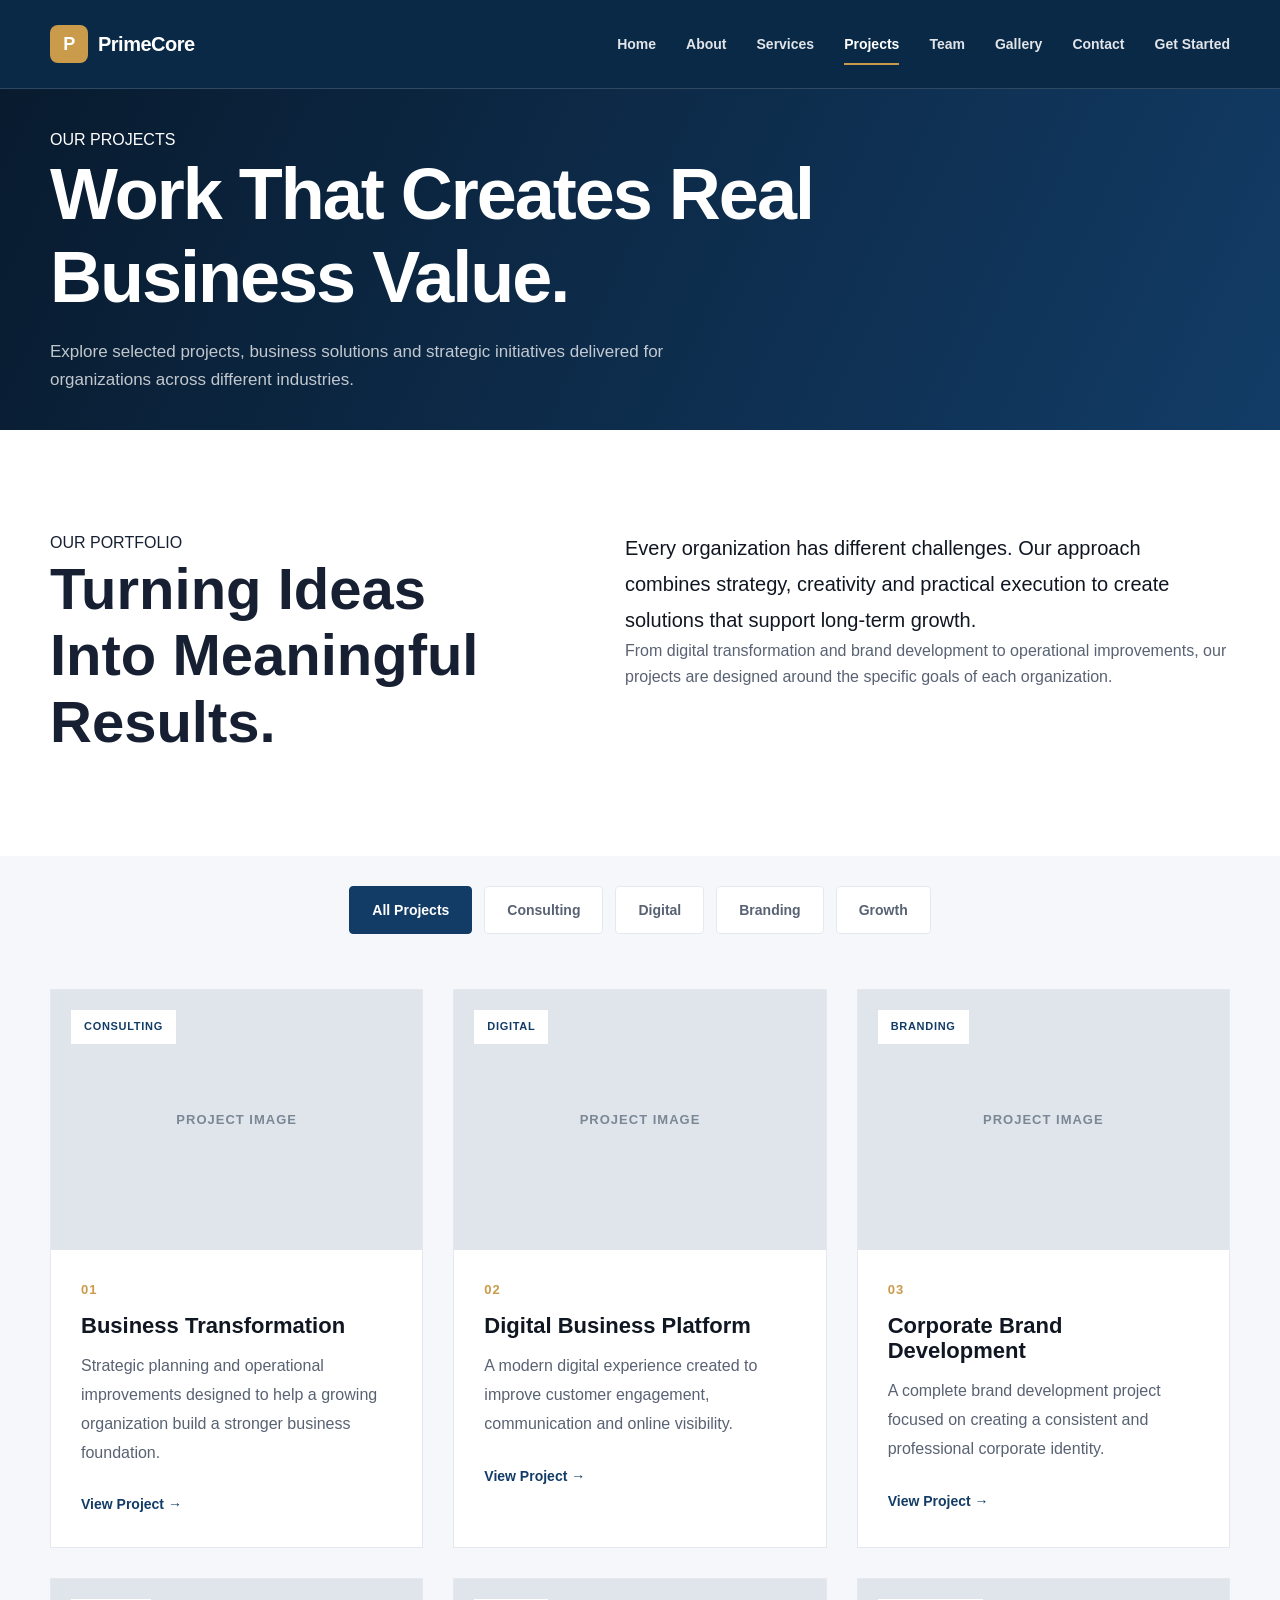
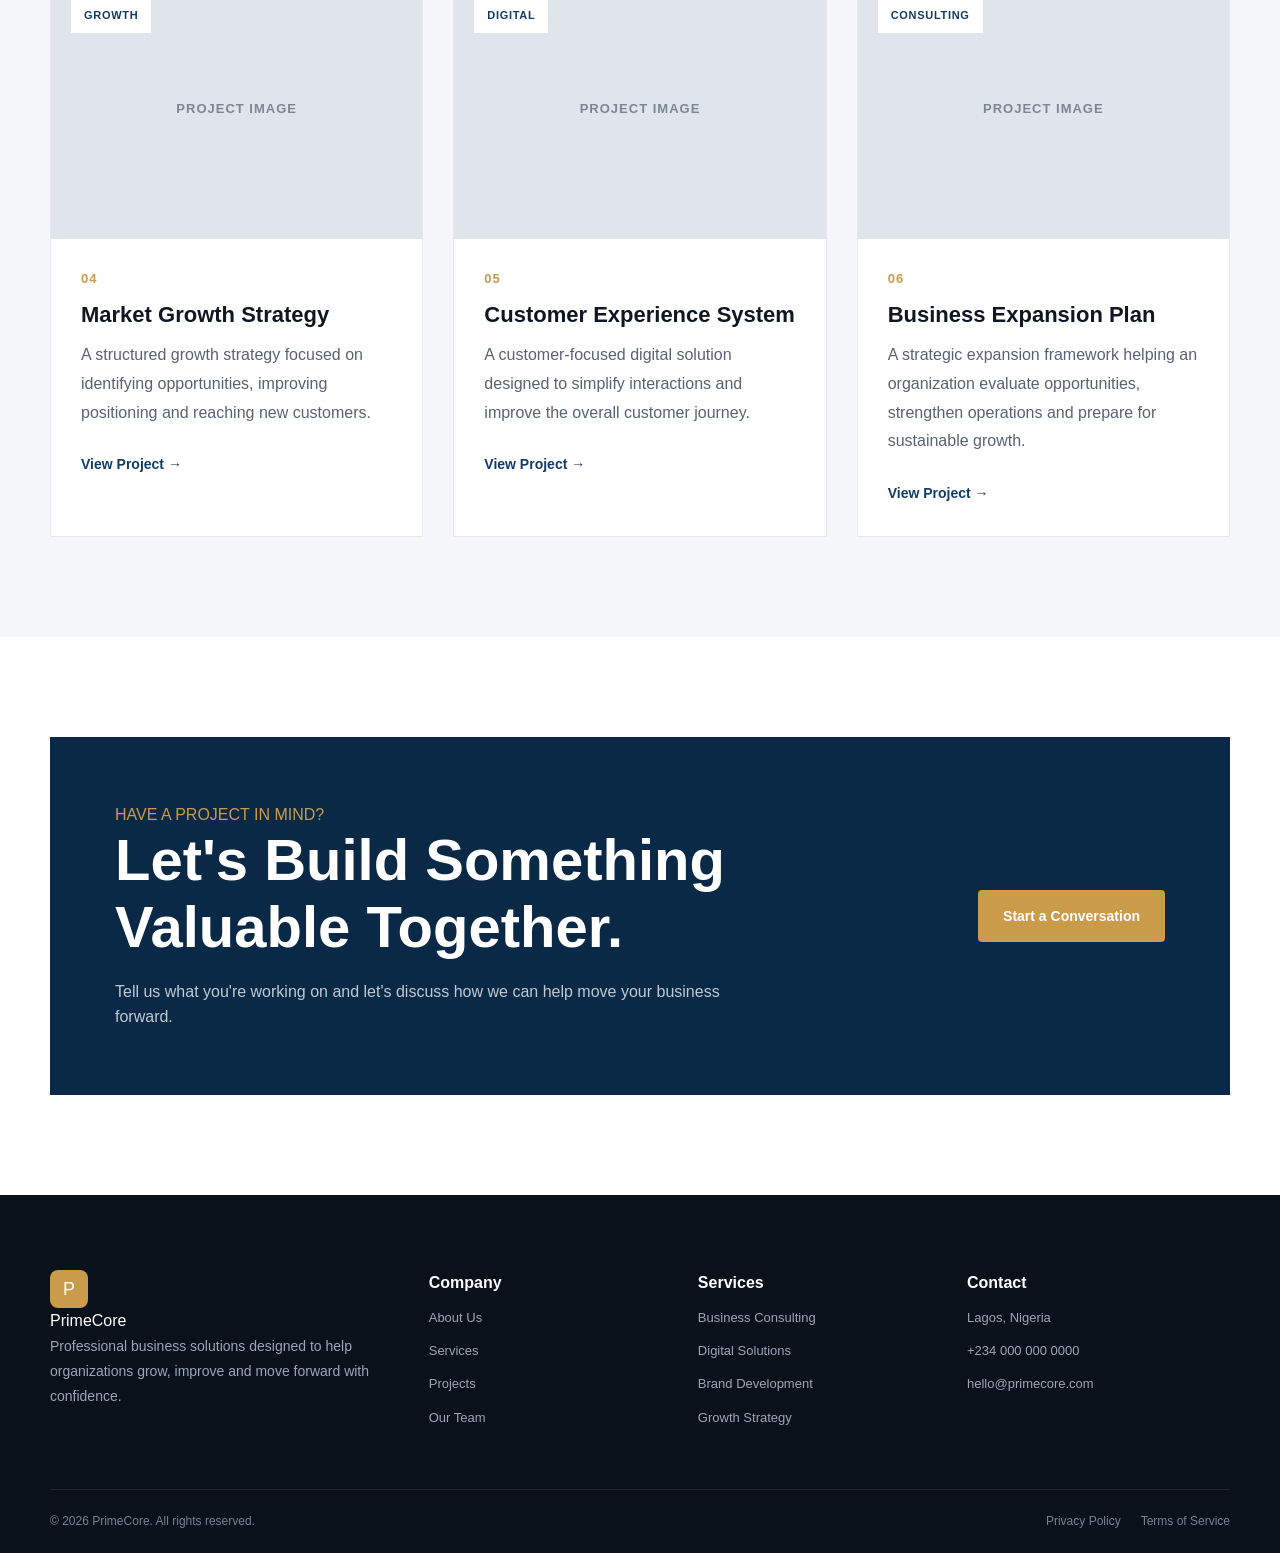
<file: projects.html>
<!DOCTYPE html>
<html lang="en">
<head>
    <meta charset="UTF-8">

    <meta
        name="viewport"
        content="width=device-width, initial-scale=1.0"
    >

    <meta
        name="description"
        content="PrimeCore projects and business solutions portfolio."
    >

    <title>Projects | PrimeCore</title>

    <link
        rel="stylesheet"
        href="assets/css/style.css"
    >
</head>

<body>

<!-- =========================
     HEADER
========================= -->

<header class="site-header inner-header">

    <div class="container header-container">

        <a href="index.html" class="logo">
            <span class="logo-mark">P</span>
            <span class="logo-text">PrimeCore</span>
        </a>

        <nav class="main-nav" id="mainNav">

            <a href="index.html">Home</a>

            <a href="about.html">About</a>

            <a href="services.html">Services</a>

            <a href="projects.html" class="active">
                Projects
            </a>

            <a href="team.html">Team</a>

            <a href="gallery.html">Gallery</a>

            <a href="contact.html">Contact</a>

            <a
                href="contact.html"
                class="nav-button"
            >
                Get Started
            </a>

        </nav>

        <button
            class="menu-toggle"
            id="menuToggle"
            aria-label="Open navigation menu"
        >
            ☰
        </button>

    </div>

</header>


<!-- =========================
     PAGE HERO
========================= -->

<section class="page-hero">

    <div class="container">

        <span class="section-label">
            OUR PROJECTS
        </span>

        <h1>
            Work That Creates
            Real Business Value.
        </h1>

        <p>
            Explore selected projects, business solutions
            and strategic initiatives delivered for
            organizations across different industries.
        </p>

    </div>

</section>


<!-- =========================
     PROJECT INTRO
========================= -->

<section class="section project-intro">

    <div class="container project-intro-grid">

        <div>

            <span class="section-label">
                OUR PORTFOLIO
            </span>

            <h2>
                Turning Ideas Into
                Meaningful Results.
            </h2>

        </div>

        <div>

            <p class="large-text">
                Every organization has different challenges.
                Our approach combines strategy, creativity
                and practical execution to create solutions
                that support long-term growth.
            </p>

            <p>
                From digital transformation and brand
                development to operational improvements,
                our projects are designed around the
                specific goals of each organization.
            </p>

        </div>

    </div>

</section>


<!-- =========================
     PROJECT FILTER
========================= -->

<section class="projects-section">

    <div class="container">

        <div class="project-filters">

            <button
                class="project-filter active"
                data-filter="all"
            >
                All Projects
            </button>

            <button
                class="project-filter"
                data-filter="consulting"
            >
                Consulting
            </button>

            <button
                class="project-filter"
                data-filter="digital"
            >
                Digital
            </button>

            <button
                class="project-filter"
                data-filter="branding"
            >
                Branding
            </button>

            <button
                class="project-filter"
                data-filter="growth"
            >
                Growth
            </button>

        </div>


        <!-- =========================
             PROJECT GRID
        ========================= -->

        <div class="projects-grid">


            <!-- PROJECT 1 -->

            <article
                class="project-card"
                data-category="consulting"
            >

                <div class="project-image">

                    <div class="project-placeholder">
                        PROJECT IMAGE
                    </div>

                    <span class="project-category">
                        Consulting
                    </span>

                </div>

                <div class="project-content">

                    <span class="project-number">
                        01
                    </span>

                    <h3>
                        Business Transformation
                    </h3>

                    <p>
                        Strategic planning and operational
                        improvements designed to help a
                        growing organization build a stronger
                        business foundation.
                    </p>

                    <a
                        href="contact.html"
                        class="project-link"
                    >
                        View Project →
                    </a>

                </div>

            </article>


            <!-- PROJECT 2 -->

            <article
                class="project-card"
                data-category="digital"
            >

                <div class="project-image">

                    <div class="project-placeholder">
                        PROJECT IMAGE
                    </div>

                    <span class="project-category">
                        Digital
                    </span>

                </div>

                <div class="project-content">

                    <span class="project-number">
                        02
                    </span>

                    <h3>
                        Digital Business Platform
                    </h3>

                    <p>
                        A modern digital experience created
                        to improve customer engagement,
                        communication and online visibility.
                    </p>

                    <a
                        href="contact.html"
                        class="project-link"
                    >
                        View Project →
                    </a>

                </div>

            </article>


            <!-- PROJECT 3 -->

            <article
                class="project-card"
                data-category="branding"
            >

                <div class="project-image">

                    <div class="project-placeholder">
                        PROJECT IMAGE
                    </div>

                    <span class="project-category">
                        Branding
                    </span>

                </div>

                <div class="project-content">

                    <span class="project-number">
                        03
                    </span>

                    <h3>
                        Corporate Brand Development
                    </h3>

                    <p>
                        A complete brand development project
                        focused on creating a consistent and
                        professional corporate identity.
                    </p>

                    <a
                        href="contact.html"
                        class="project-link"
                    >
                        View Project →
                    </a>

                </div>

            </article>


            <!-- PROJECT 4 -->

            <article
                class="project-card"
                data-category="growth"
            >

                <div class="project-image">

                    <div class="project-placeholder">
                        PROJECT IMAGE
                    </div>

                    <span class="project-category">
                        Growth
                    </span>

                </div>

                <div class="project-content">

                    <span class="project-number">
                        04
                    </span>

                    <h3>
                        Market Growth Strategy
                    </h3>

                    <p>
                        A structured growth strategy focused
                        on identifying opportunities, improving
                        positioning and reaching new customers.
                    </p>

                    <a
                        href="contact.html"
                        class="project-link"
                    >
                        View Project →
                    </a>

                </div>

            </article>


            <!-- PROJECT 5 -->

            <article
                class="project-card"
                data-category="digital"
            >

                <div class="project-image">

                    <div class="project-placeholder">
                        PROJECT IMAGE
                    </div>

                    <span class="project-category">
                        Digital
                    </span>

                </div>

                <div class="project-content">

                    <span class="project-number">
                        05
                    </span>

                    <h3>
                        Customer Experience System
                    </h3>

                    <p>
                        A customer-focused digital solution
                        designed to simplify interactions and
                        improve the overall customer journey.
                    </p>

                    <a
                        href="contact.html"
                        class="project-link"
                    >
                        View Project →
                    </a>

                </div>

            </article>


            <!-- PROJECT 6 -->

            <article
                class="project-card"
                data-category="consulting"
            >

                <div class="project-image">

                    <div class="project-placeholder">
                        PROJECT IMAGE
                    </div>

                    <span class="project-category">
                        Consulting
                    </span>

                </div>

                <div class="project-content">

                    <span class="project-number">
                        06
                    </span>

                    <h3>
                        Business Expansion Plan
                    </h3>

                    <p>
                        A strategic expansion framework helping
                        an organization evaluate opportunities,
                        strengthen operations and prepare for
                        sustainable growth.
                    </p>

                    <a
                        href="contact.html"
                        class="project-link"
                    >
                        View Project →
                    </a>

                </div>

            </article>

        </div>

    </div>

</section>


<!-- =========================
     PROJECT CTA
========================= -->

<section class="section project-cta">

    <div class="container">

        <div class="project-cta-box">

            <div>

                <span class="section-label">
                    HAVE A PROJECT IN MIND?
                </span>

                <h2>
                    Let's Build Something
                    Valuable Together.
                </h2>

                <p>
                    Tell us what you're working on and
                    let's discuss how we can help move
                    your business forward.
                </p>

            </div>

            <a
                href="contact.html"
                class="btn btn-primary"
            >
                Start a Conversation
            </a>

        </div>

    </div>

</section>


<!-- =========================
     FOOTER
========================= -->

<footer class="site-footer">

    <div class="container footer-grid">

        <div class="footer-about">

            <a href="index.html" class="footer-logo">
                <span class="logo-mark">P</span>
                PrimeCore
            </a>

            <p>
                Professional business solutions designed
                to help organizations grow, improve and
                move forward with confidence.
            </p>

        </div>


        <div class="footer-column">

            <h4>Company</h4>

            <a href="about.html">About Us</a>

            <a href="services.html">Services</a>

            <a href="projects.html">Projects</a>

            <a href="team.html">Our Team</a>

        </div>


        <div class="footer-column">

            <h4>Services</h4>

            <a href="services.html">
                Business Consulting
            </a>

            <a href="services.html">
                Digital Solutions
            </a>

            <a href="services.html">
                Brand Development
            </a>

            <a href="services.html">
                Growth Strategy
            </a>

        </div>


        <div class="footer-column">

            <h4>Contact</h4>

            <p>Lagos, Nigeria</p>

            <p>+234 000 000 0000</p>

            <p>hello@primecore.com</p>

        </div>

    </div>


    <div class="container footer-bottom">

        <p>
            ©️ 2026 PrimeCore. All rights reserved.
        </p>

        <div>

            <a href="#">
                Privacy Policy
            </a>

            <a href="#">
                Terms of Service
            </a>

        </div>

    </div>

</footer>


<script src="assets/js/main.js"></script>

<script>

const projectFilters =
    document.querySelectorAll(".project-filter");

const projectCards =
    document.querySelectorAll(".project-card");


projectFilters.forEach(filter => {

    filter.addEventListener("click", () => {

        projectFilters.forEach(button => {
            button.classList.remove("active");
        });

        filter.classList.add("active");

        const selectedCategory =
            filter.dataset.filter;

        projectCards.forEach(card => {

            const cardCategory =
                card.dataset.category;

            if (
                selectedCategory === "all" ||
                selectedCategory === cardCategory
            ) {

                card.style.display = "";

            } else {

                card.style.display = "none";

            }

        });

    });

});

</script>

</body>
</html>
</file>
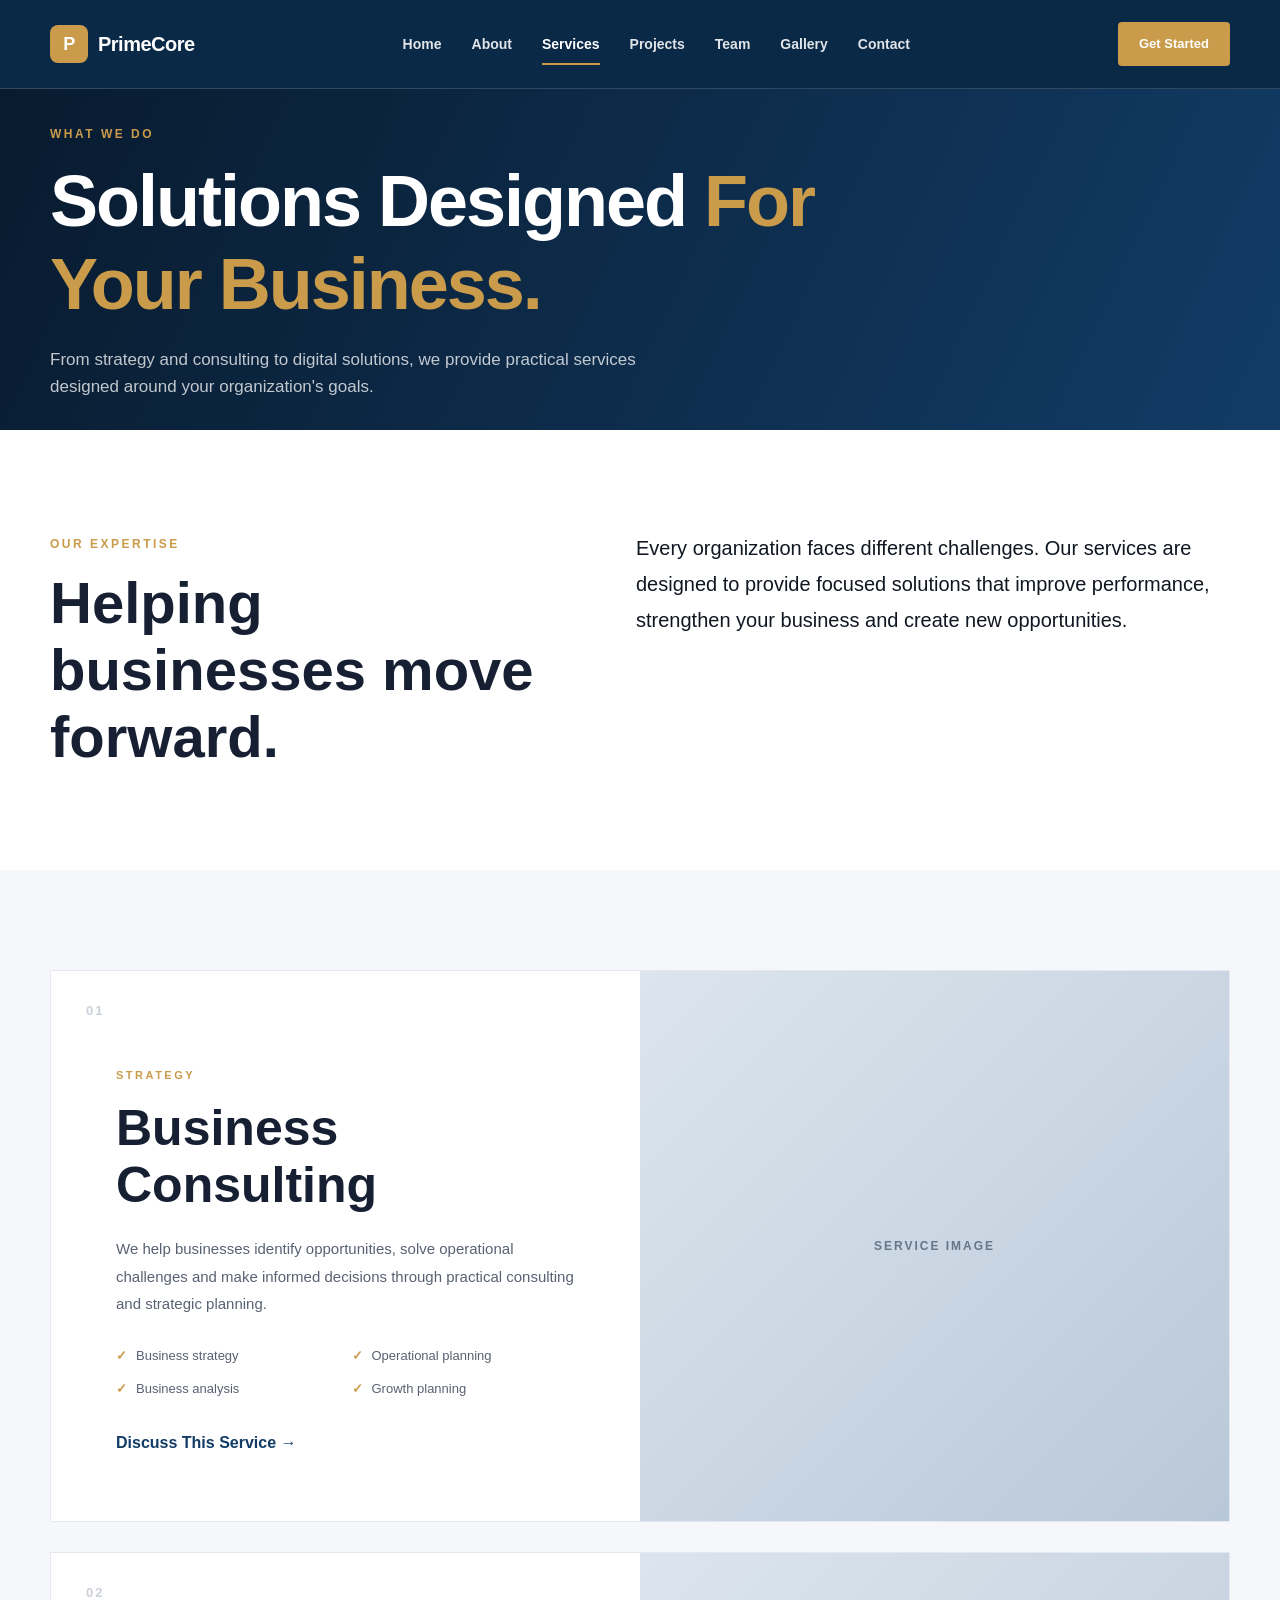
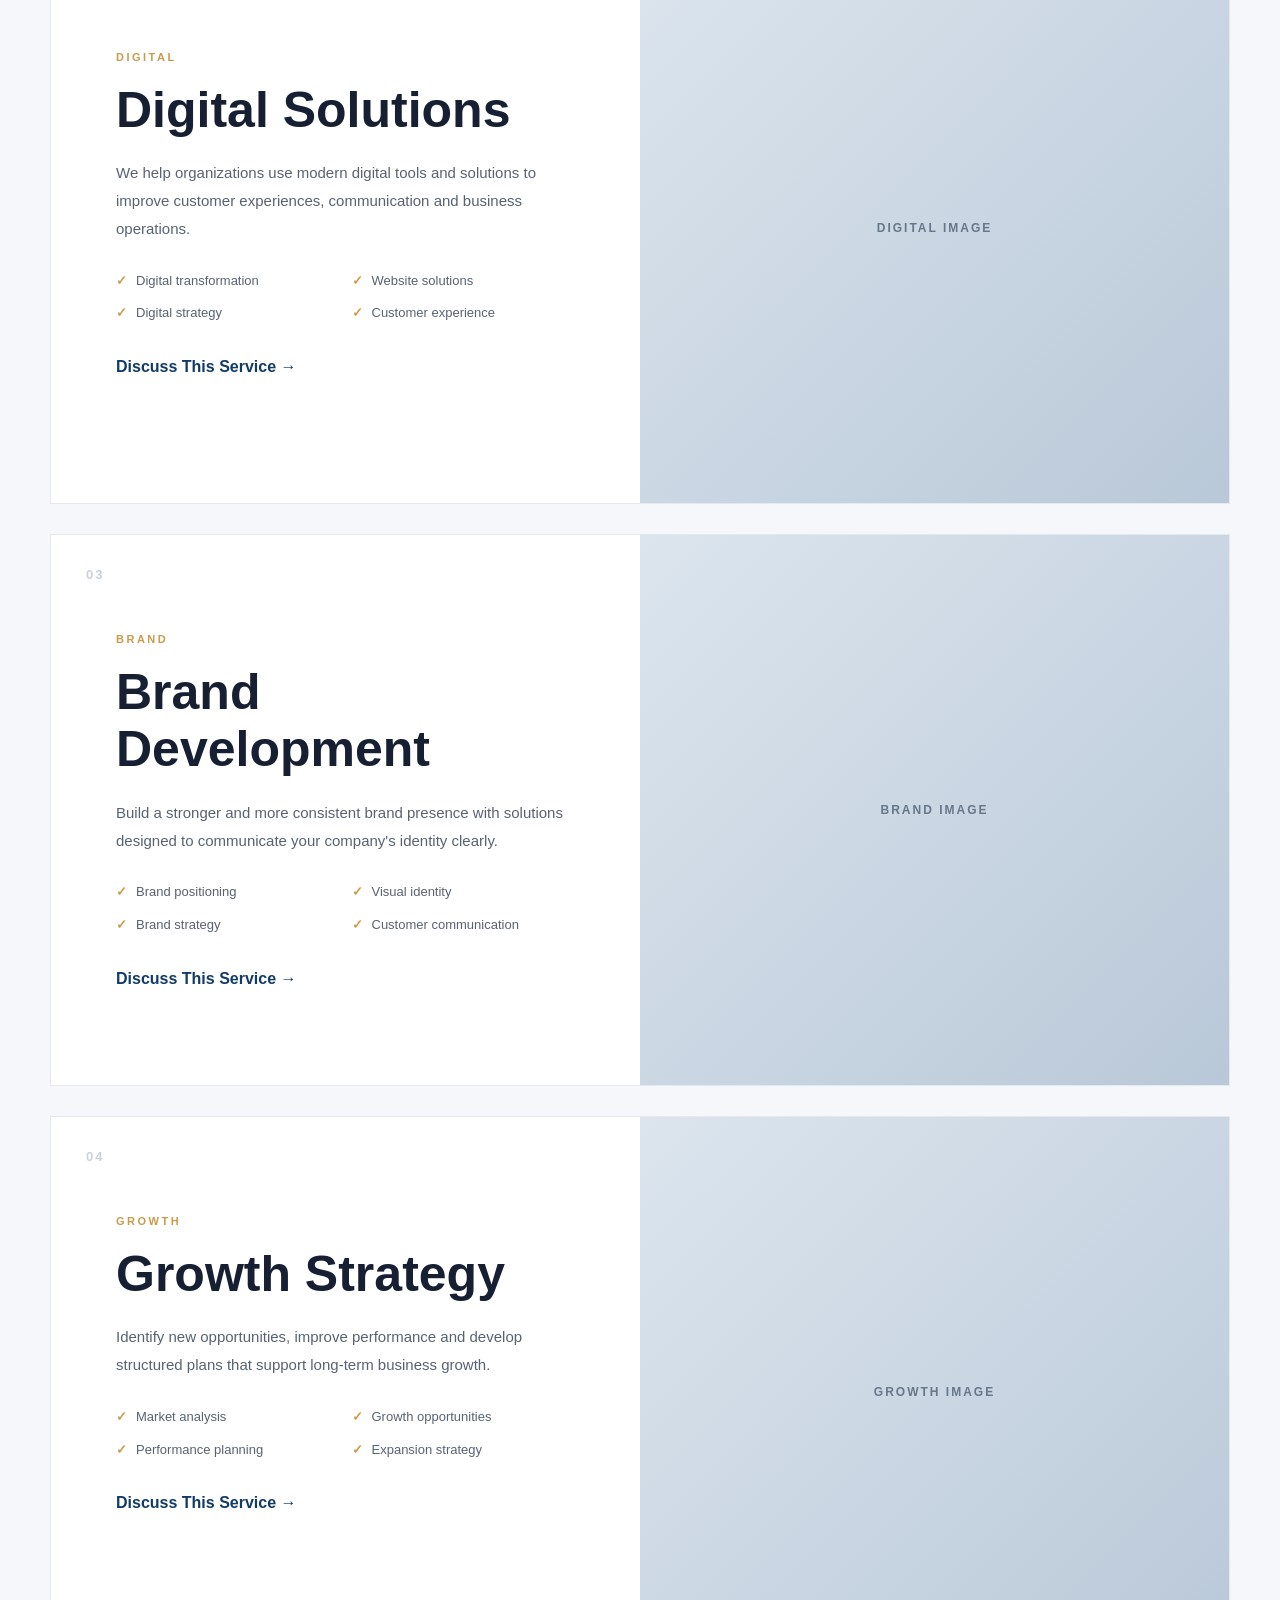
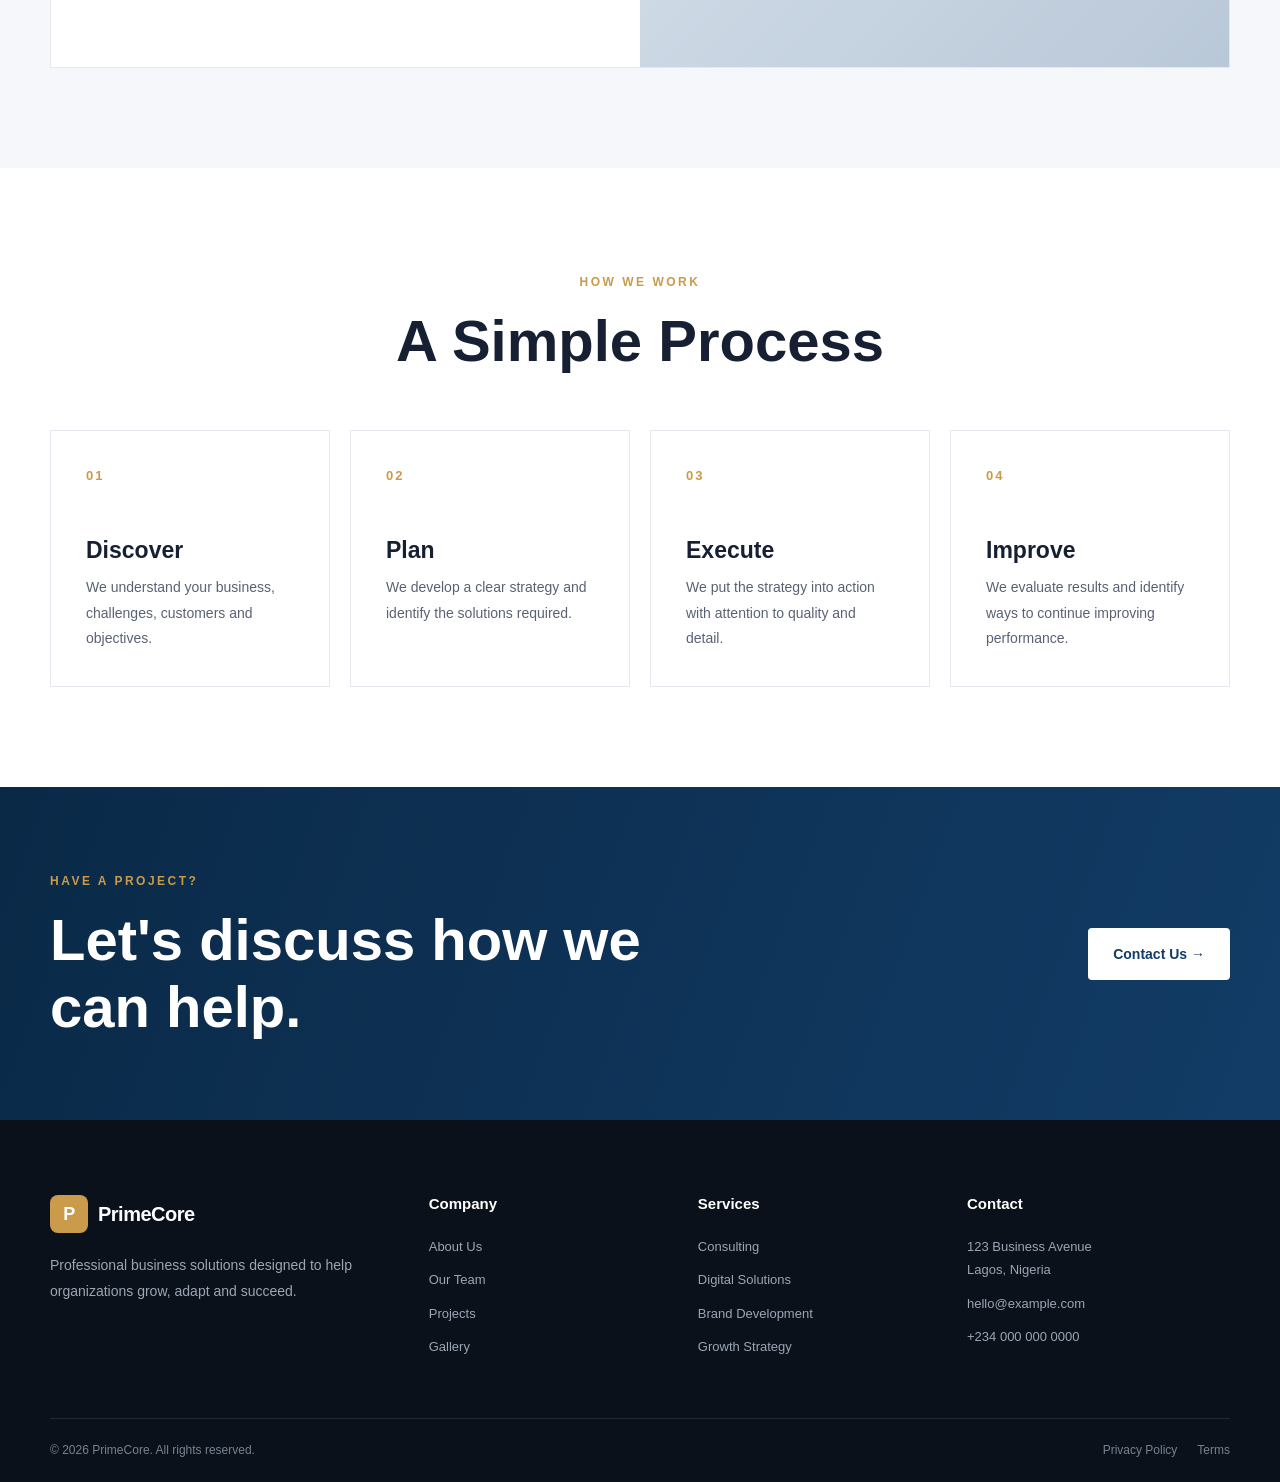
<file: services.html>
<!DOCTYPE html>
<html lang="en">
<head>
    <meta charset="UTF-8">

    <meta
        name="viewport"
        content="width=device-width, initial-scale=1.0"
    >

    <meta
        name="description"
        content="Explore PrimeCore's professional business services and solutions."
    >

    <meta
        name="keywords"
        content="business services, consulting, digital solutions, strategy, professional services"
    >

    <meta name="author" content="PrimeCore">

    <title>Our Services | PrimeCore</title>

    <link rel="stylesheet" href="assets/css/style.css">
</head>

<body>

    <!-- ================= HEADER ================= -->

    <header class="site-header inner-header">

        <div class="container header-container">

            <a href="index.html" class="logo">

                <span class="logo-mark">P</span>

                <span class="logo-text">
                    PrimeCore
                </span>

            </a>


            <nav class="main-nav" id="mainNav">

                <a href="index.html">
                    Home
                </a>

                <a href="about.html">
                    About
                </a>

                <a href="services.html" class="active">
                    Services
                </a>

                <a href="projects.html">
                    Projects
                </a>

                <a href="team.html">
                    Team
                </a>

                <a href="gallery.html">
                    Gallery
                </a>

                <a href="contact.html">
                    Contact
                </a>

            </nav>


            <a
                href="contact.html"
                class="header-button"
            >
                Get Started
            </a>


            <button
                class="menu-toggle"
                id="menuToggle"
                aria-label="Open navigation menu"
            >
                <span></span>
                <span></span>
                <span></span>
            </button>

        </div>

    </header>


    <!-- ================= MAIN ================= -->

    <main>

        <!-- ================= PAGE HERO ================= -->

        <section class="page-hero">

            <div class="container">

                <span class="eyebrow">
                    WHAT WE DO
                </span>

                <h1>
                    Solutions Designed
                    <span>For Your Business.</span>
                </h1>

                <p>
                    From strategy and consulting to digital solutions,
                    we provide practical services designed around
                    your organization's goals.
                </p>

            </div>

        </section>


        <!-- ================= SERVICES INTRO ================= -->

        <section class="section">

            <div class="container">

                <div class="services-intro-grid">

                    <div>

                        <span class="eyebrow">
                            OUR EXPERTISE
                        </span>

                        <h2>
                            Helping businesses
                            move forward.
                        </h2>

                    </div>


                    <div>

                        <p class="large-text">
                            Every organization faces different
                            challenges. Our services are designed to
                            provide focused solutions that improve
                            performance, strengthen your business and
                            create new opportunities.
                        </p>

                    </div>

                </div>

            </div>

        </section>


        <!-- ================= MAIN SERVICES ================= -->

        <section class="section section-light">

            <div class="container">

                <div class="services-list">

                    <!-- SERVICE 01 -->

                    <article class="service-detail">

                        <div class="service-detail-number">
                            01
                        </div>


                        <div class="service-detail-content">

                            <span class="service-detail-label">
                                STRATEGY
                            </span>

                            <h2>
                                Business Consulting
                            </h2>

                            <p>
                                We help businesses identify
                                opportunities, solve operational
                                challenges and make informed decisions
                                through practical consulting and
                                strategic planning.
                            </p>


                            <ul>

                                <li>
                                    Business strategy
                                </li>

                                <li>
                                    Operational planning
                                </li>

                                <li>
                                    Business analysis
                                </li>

                                <li>
                                    Growth planning
                                </li>

                            </ul>

                            <a
                                href="contact.html"
                                class="text-link"
                            >
                                Discuss This Service →
                            </a>

                        </div>


                        <div class="service-detail-image">

                            <div class="image-placeholder">
                                <span>
                                    SERVICE IMAGE
                                </span>
                            </div>

                        </div>

                    </article>


                    <!-- SERVICE 02 -->

                    <article class="service-detail reverse">

                        <div class="service-detail-number">
                            02
                        </div>


                        <div class="service-detail-content">

                            <span class="service-detail-label">
                                DIGITAL
                            </span>

                            <h2>
                                Digital Solutions
                            </h2>

                            <p>
                                We help organizations use modern
                                digital tools and solutions to improve
                                customer experiences, communication and
                                business operations.
                            </p>


                            <ul>

                                <li>
                                    Digital transformation
                                </li>

                                <li>
                                    Website solutions
                                </li>

                                <li>
                                    Digital strategy
                                </li>

                                <li>
                                    Customer experience
                                </li>

                            </ul>

                            <a
                                href="contact.html"
                                class="text-link"
                            >
                                Discuss This Service →
                            </a>

                        </div>


                        <div class="service-detail-image">

                            <div class="image-placeholder">
                                <span>
                                    DIGITAL IMAGE
                                </span>
                            </div>

                        </div>

                    </article>


                    <!-- SERVICE 03 -->

                    <article class="service-detail">

                        <div class="service-detail-number">
                            03
                        </div>


                        <div class="service-detail-content">

                            <span class="service-detail-label">
                                BRAND
                            </span>

                            <h2>
                                Brand Development
                            </h2>

                            <p>
                                Build a stronger and more consistent
                                brand presence with solutions designed
                                to communicate your company's identity
                                clearly.
                            </p>


                            <ul>

                                <li>
                                    Brand positioning
                                </li>

                                <li>
                                    Visual identity
                                </li>

                                <li>
                                    Brand strategy
                                </li>

                                <li>
                                    Customer communication
                                </li>

                            </ul>

                            <a
                                href="contact.html"
                                class="text-link"
                            >
                                Discuss This Service →
                            </a>

                        </div>


                        <div class="service-detail-image">

                            <div class="image-placeholder">
                                <span>
                                    BRAND IMAGE
                                </span>
                            </div>

                        </div>

                    </article>


                    <!-- SERVICE 04 -->

                    <article class="service-detail reverse">

                        <div class="service-detail-number">
                            04
                        </div>


                        <div class="service-detail-content">

                            <span class="service-detail-label">
                                GROWTH
                            </span>

                            <h2>
                                Growth Strategy
                            </h2>

                            <p>
                                Identify new opportunities, improve
                                performance and develop structured plans
                                that support long-term business growth.
                            </p>


                            <ul>

                                <li>
                                    Market analysis
                                </li>

                                <li>
                                    Growth opportunities
                                </li>

                                <li>
                                    Performance planning
                                </li>

                                <li>
                                    Expansion strategy
                                </li>

                            </ul>

                            <a
                                href="contact.html"
                                class="text-link"
                            >
                                Discuss This Service →
                            </a>

                        </div>


                        <div class="service-detail-image">

                            <div class="image-placeholder">
                                <span>
                                    GROWTH IMAGE
                                </span>
                            </div>

                        </div>

                    </article>

                </div>

            </div>

        </section>


        <!-- ================= PROCESS ================= -->

        <section class="section">

            <div class="container">

                <div class="section-heading centered">

                    <span class="eyebrow">
                        HOW WE WORK
                    </span>

                    <h2>
                        A Simple Process
                    </h2>

                </div>


                <div class="process-grid">

                    <article class="process-card">

                        <span>
                            01
                        </span>

                        <h3>
                            Discover
                        </h3>

                        <p>
                            We understand your business, challenges,
                            customers and objectives.
                        </p>

                    </article>


                    <article class="process-card">

                        <span>
                            02
                        </span>

                        <h3>
                            Plan
                        </h3>

                        <p>
                            We develop a clear strategy and identify
                            the solutions required.
                        </p>

                    </article>


                    <article class="process-card">

                        <span>
                            03
                        </span>

                        <h3>
                            Execute
                        </h3>

                        <p>
                            We put the strategy into action with
                            attention to quality and detail.
                        </p>

                    </article>


                    <article class="process-card">

                        <span>
                            04
                        </span>

                        <h3>
                            Improve
                        </h3>

                        <p>
                            We evaluate results and identify ways to
                            continue improving performance.
                        </p>

                    </article>

                </div>

            </div>

        </section>


        <!-- ================= CTA ================= -->

        <section class="cta">

            <div class="container cta-container">

                <div>

                    <span class="eyebrow">
                        HAVE A PROJECT?
                    </span>

                    <h2>
                        Let's discuss how
                        we can help.
                    </h2>

                </div>


                <a
                    href="contact.html"
                    class="btn btn-light"
                >
                    Contact Us →
                </a>

            </div>

        </section>

    </main>


    <!-- ================= FOOTER ================= -->

    <footer class="site-footer">

        <div class="container footer-grid">

            <div class="footer-about">

                <a
                    href="index.html"
                    class="logo footer-logo"
                >

                    <span class="logo-mark">
                        P
                    </span>

                    <span class="logo-text">
                        PrimeCore
                    </span>

                </a>

                <p>
                    Professional business solutions designed
                    to help organizations grow, adapt and succeed.
                </p>

            </div>


            <div class="footer-column">

                <h3>
                    Company
                </h3>

                <a href="about.html">
                    About Us
                </a>

                <a href="team.html">
                    Our Team
                </a>

                <a href="projects.html">
                    Projects
                </a>

                <a href="gallery.html">
                    Gallery
                </a>

            </div>


            <div class="footer-column">

                <h3>
                    Services
                </h3>

                <a href="services.html">
                    Consulting
                </a>

                <a href="services.html">
                    Digital Solutions
                </a>

                <a href="services.html">
                    Brand Development
                </a>

                <a href="services.html">
                    Growth Strategy
                </a>

            </div>


            <div class="footer-column">

                <h3>
                    Contact
                </h3>

                <p>
                    123 Business Avenue<br>
                    Lagos, Nigeria
                </p>

                <a href="mailto:hello@example.com">
                    hello@example.com
                </a>

                <a href="tel:+2340000000000">
                    +234 000 000 0000
                </a>

            </div>

        </div>


        <div class="container footer-bottom">

            <p>
                ©️ 2026 PrimeCore. All rights reserved.
            </p>

            <div>

                <a href="#">
                    Privacy Policy
                </a>

                <a href="#">
                    Terms
                </a>

            </div>

        </div>

    </footer>


    <script src="assets/js/main.js"></script>

</body>
</html>
</file>
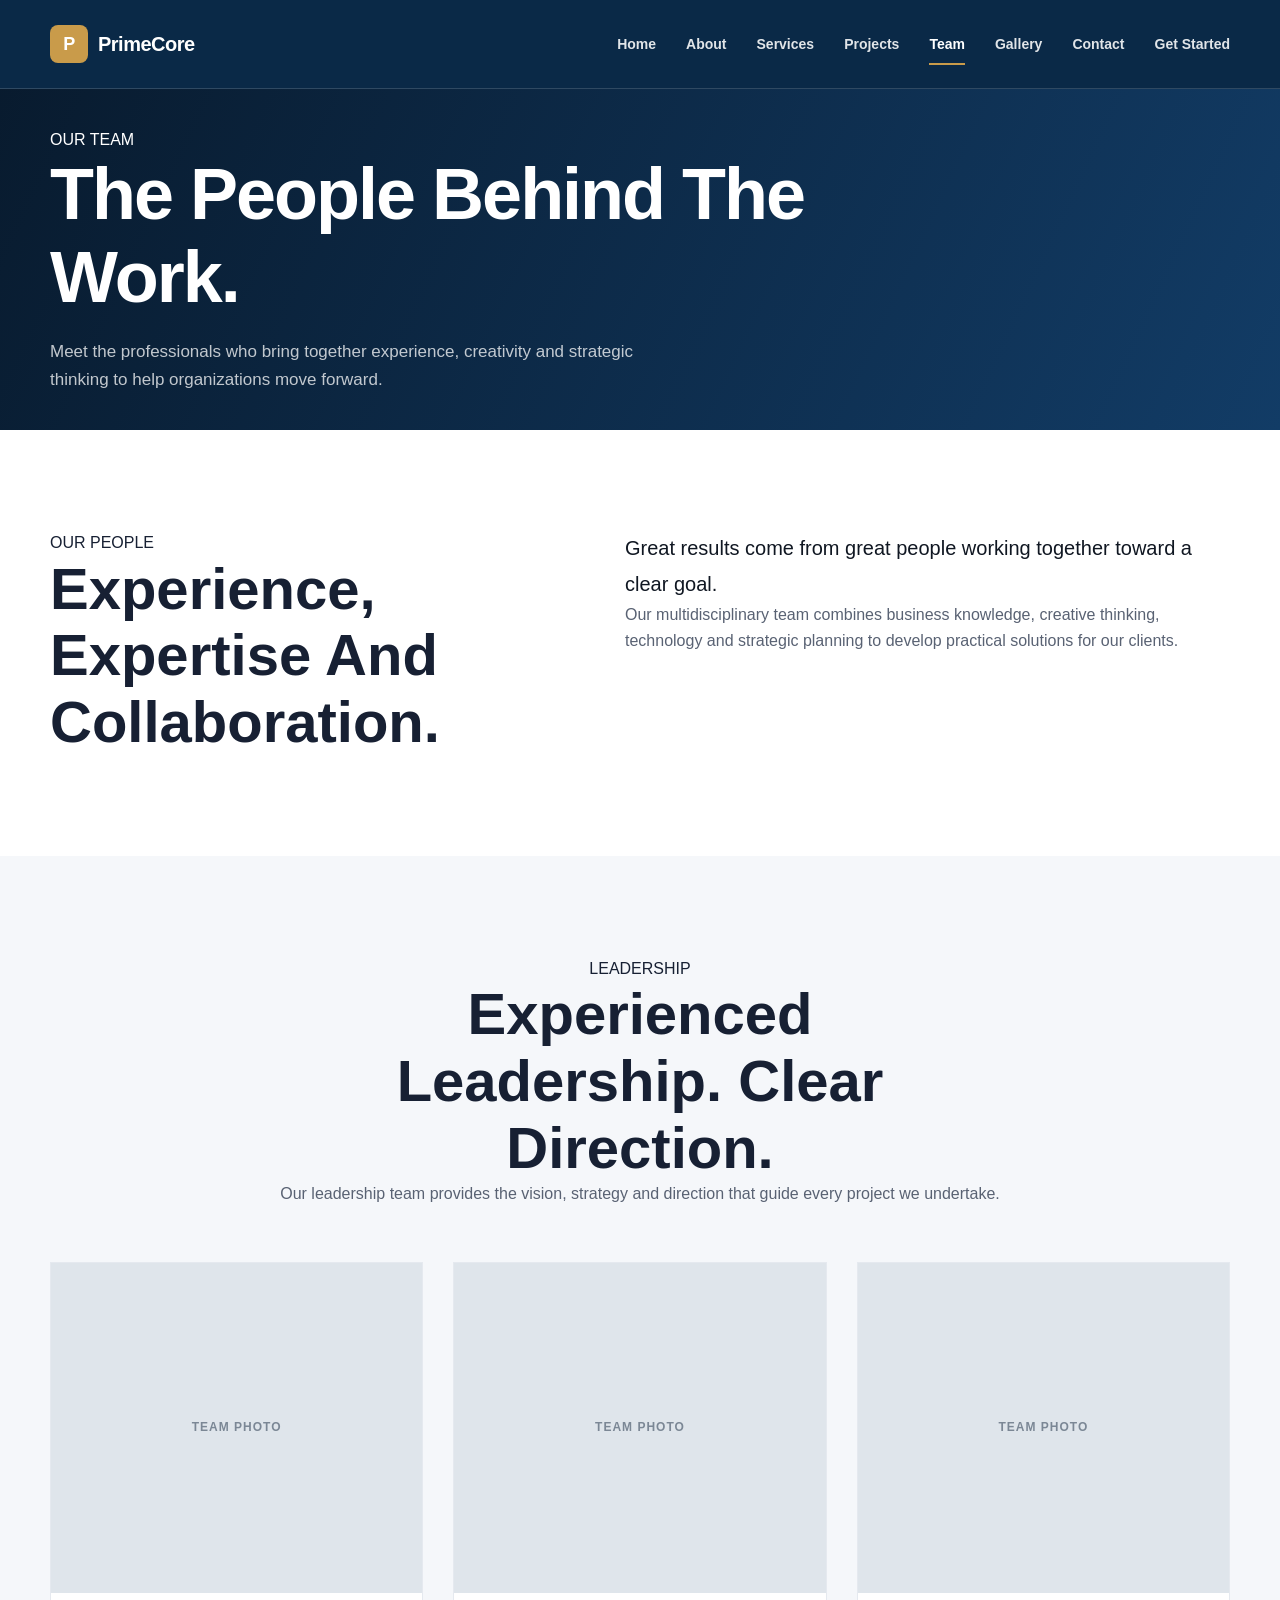
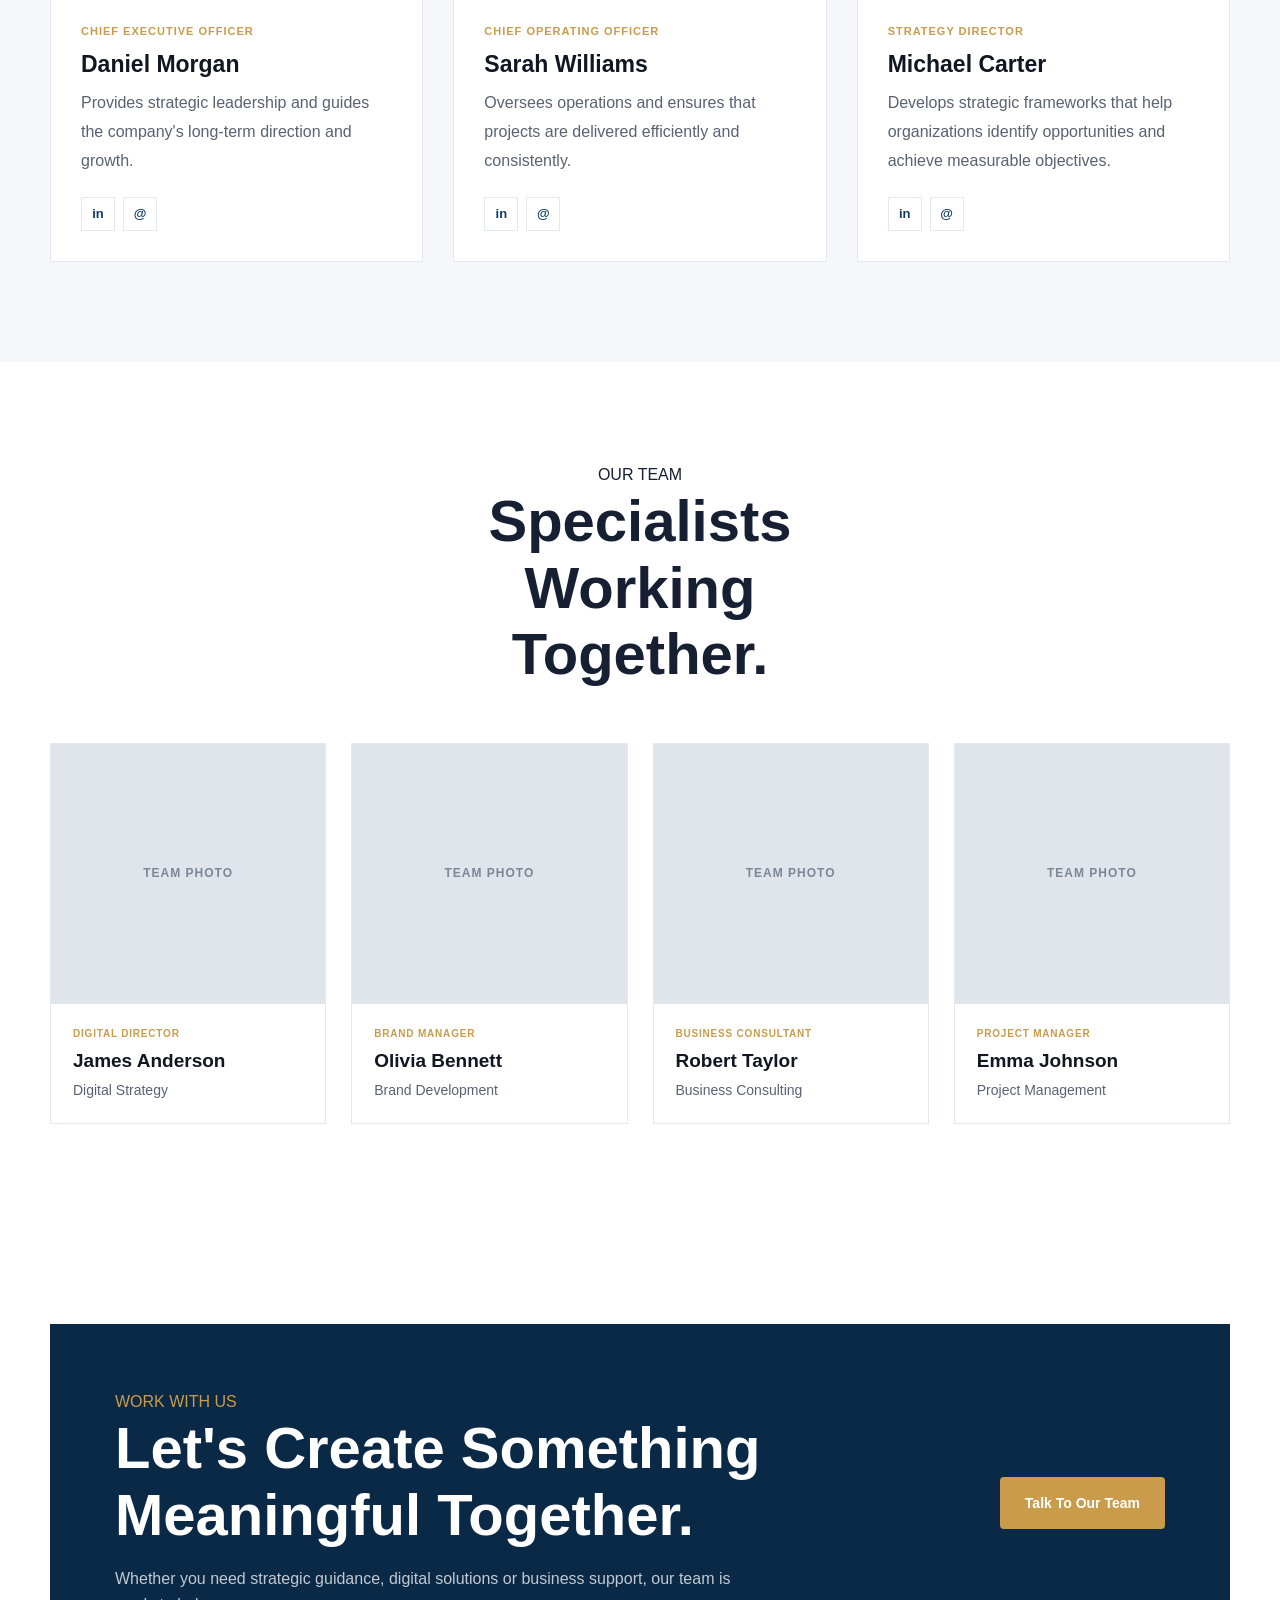
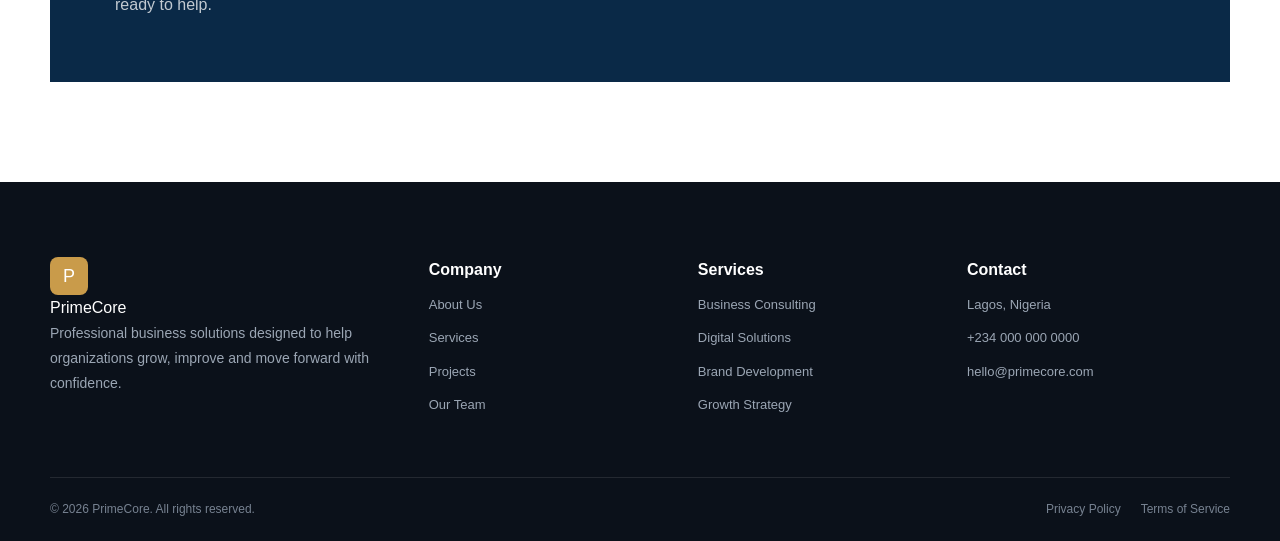
<file: team.html>
<!DOCTYPE html>
<html lang="en">
<head>
    <meta charset="UTF-8">

    <meta
        name="viewport"
        content="width=device-width, initial-scale=1.0"
    >

    <meta
        name="description"
        content="Meet the professional team behind PrimeCore."
    >

    <title>Our Team | PrimeCore</title>

    <link
        rel="stylesheet"
        href="assets/css/style.css"
    >
</head>

<body>

<!-- =========================
     HEADER
========================= -->

<header class="site-header inner-header">

    <div class="container header-container">

        <a href="index.html" class="logo">
            <span class="logo-mark">P</span>
            <span class="logo-text">PrimeCore</span>
        </a>

        <nav class="main-nav" id="mainNav">

            <a href="index.html">Home</a>

            <a href="about.html">About</a>

            <a href="services.html">Services</a>

            <a href="projects.html">Projects</a>

            <a href="team.html" class="active">
                Team
            </a>

            <a href="gallery.html">Gallery</a>

            <a href="contact.html">Contact</a>

            <a
                href="contact.html"
                class="nav-button"
            >
                Get Started
            </a>

        </nav>

        <button
            class="menu-toggle"
            id="menuToggle"
            aria-label="Open navigation menu"
        >
            ☰
        </button>

    </div>

</header>


<!-- =========================
     PAGE HERO
========================= -->

<section class="page-hero">

    <div class="container">

        <span class="section-label">
            OUR TEAM
        </span>

        <h1>
            The People Behind
            The Work.
        </h1>

        <p>
            Meet the professionals who bring together
            experience, creativity and strategic thinking
            to help organizations move forward.
        </p>

    </div>

</section>


<!-- =========================
     TEAM INTRO
========================= -->

<section class="section team-intro">

    <div class="container team-intro-grid">

        <div>

            <span class="section-label">
                OUR PEOPLE
            </span>

            <h2>
                Experience, Expertise
                And Collaboration.
            </h2>

        </div>

        <div>

            <p class="large-text">
                Great results come from great people
                working together toward a clear goal.
            </p>

            <p>
                Our multidisciplinary team combines business
                knowledge, creative thinking, technology and
                strategic planning to develop practical
                solutions for our clients.
            </p>

        </div>

    </div>

</section>


<!-- =========================
     LEADERSHIP
========================= -->

<section class="section leadership-section">

    <div class="container">

        <div class="section-heading centered">

            <span class="section-label">
                LEADERSHIP
            </span>

            <h2>
                Experienced Leadership.
                Clear Direction.
            </h2>

            <p>
                Our leadership team provides the vision,
                strategy and direction that guide every
                project we undertake.
            </p>

        </div>


        <div class="leadership-grid">

            <!-- LEADER 1 -->

            <article class="leader-card">

                <div class="leader-image">

                    <div class="team-placeholder">
                        TEAM PHOTO
                    </div>

                </div>

                <div class="leader-content">

                    <span class="team-role">
                        CHIEF EXECUTIVE OFFICER
                    </span>

                    <h3>
                        Daniel Morgan
                    </h3>

                    <p>
                        Provides strategic leadership and
                        guides the company's long-term
                        direction and growth.
                    </p>

                    <div class="team-socials">

                        <a href="#" aria-label="LinkedIn">
                            in
                        </a>

                        <a href="#" aria-label="Email">
                            @
                        </a>

                    </div>

                </div>

            </article>


            <!-- LEADER 2 -->

            <article class="leader-card">

                <div class="leader-image">

                    <div class="team-placeholder">
                        TEAM PHOTO
                    </div>

                </div>

                <div class="leader-content">

                    <span class="team-role">
                        CHIEF OPERATING OFFICER
                    </span>

                    <h3>
                        Sarah Williams
                    </h3>

                    <p>
                        Oversees operations and ensures that
                        projects are delivered efficiently and
                        consistently.
                    </p>

                    <div class="team-socials">

                        <a href="#" aria-label="LinkedIn">
                            in
                        </a>

                        <a href="#" aria-label="Email">
                            @
                        </a>

                    </div>

                </div>

            </article>


            <!-- LEADER 3 -->

            <article class="leader-card">

                <div class="leader-image">

                    <div class="team-placeholder">
                        TEAM PHOTO
                    </div>

                </div>

                <div class="leader-content">

                    <span class="team-role">
                        STRATEGY DIRECTOR
                    </span>

                    <h3>
                        Michael Carter
                    </h3>

                    <p>
                        Develops strategic frameworks that
                        help organizations identify opportunities
                        and achieve measurable objectives.
                    </p>

                    <div class="team-socials">

                        <a href="#" aria-label="LinkedIn">
                            in
                        </a>

                        <a href="#" aria-label="Email">
                            @
                        </a>

                    </div>

                </div>

            </article>

        </div>

    </div>

</section>


<!-- =========================
     TEAM MEMBERS
========================= -->

<section class="section team-members-section">

    <div class="container">

        <div class="section-heading centered">

            <span class="section-label">
                OUR TEAM
            </span>

            <h2>
                Specialists Working
                Together.
            </h2>

        </div>


        <div class="team-grid">

            <!-- MEMBER 1 -->

            <article class="team-card">

                <div class="team-card-image">

                    <div class="team-placeholder">
                        TEAM PHOTO
                    </div>

                </div>

                <div class="team-card-content">

                    <span>
                        DIGITAL DIRECTOR
                    </span>

                    <h3>
                        James Anderson
                    </h3>

                    <p>
                        Digital Strategy
                    </p>

                </div>

            </article>


            <!-- MEMBER 2 -->

            <article class="team-card">

                <div class="team-card-image">

                    <div class="team-placeholder">
                        TEAM PHOTO
                    </div>

                </div>

                <div class="team-card-content">

                    <span>
                        BRAND MANAGER
                    </span>

                    <h3>
                        Olivia Bennett
                    </h3>

                    <p>
                        Brand Development
                    </p>

                </div>

            </article>


            <!-- MEMBER 3 -->

            <article class="team-card">

                <div class="team-card-image">

                    <div class="team-placeholder">
                        TEAM PHOTO
                    </div>

                </div>

                <div class="team-card-content">

                    <span>
                        BUSINESS CONSULTANT
                    </span>

                    <h3>
                        Robert Taylor
                    </h3>

                    <p>
                        Business Consulting
                    </p>

                </div>

            </article>


            <!-- MEMBER 4 -->

            <article class="team-card">

                <div class="team-card-image">

                    <div class="team-placeholder">
                        TEAM PHOTO
                    </div>

                </div>

                <div class="team-card-content">

                    <span>
                        PROJECT MANAGER
                    </span>

                    <h3>
                        Emma Johnson
                    </h3>

                    <p>
                        Project Management
                    </p>

                </div>

            </article>

        </div>

    </div>

</section>


<!-- =========================
     JOIN TEAM
========================= -->

<section class="section team-cta">

    <div class="container">

        <div class="team-cta-box">

            <div>

                <span class="section-label">
                    WORK WITH US
                </span>

                <h2>
                    Let's Create Something
                    Meaningful Together.
                </h2>

                <p>
                    Whether you need strategic guidance,
                    digital solutions or business support,
                    our team is ready to help.
                </p>

            </div>

            <a
                href="contact.html"
                class="btn btn-primary"
            >
                Talk To Our Team
            </a>

        </div>

    </div>

</section>


<!-- =========================
     FOOTER
========================= -->

<footer class="site-footer">

    <div class="container footer-grid">

        <div class="footer-about">

            <a
                href="index.html"
                class="footer-logo"
            >
                <span class="logo-mark">P</span>
                PrimeCore
            </a>

            <p>
                Professional business solutions designed
                to help organizations grow, improve and
                move forward with confidence.
            </p>

        </div>


        <div class="footer-column">

            <h4>Company</h4>

            <a href="about.html">
                About Us
            </a>

            <a href="services.html">
                Services
            </a>

            <a href="projects.html">
                Projects
            </a>

            <a href="team.html">
                Our Team
            </a>

        </div>


        <div class="footer-column">

            <h4>Services</h4>

            <a href="services.html">
                Business Consulting
            </a>

            <a href="services.html">
                Digital Solutions
            </a>

            <a href="services.html">
                Brand Development
            </a>

            <a href="services.html">
                Growth Strategy
            </a>

        </div>


        <div class="footer-column">

            <h4>Contact</h4>

            <p>
                Lagos, Nigeria
            </p>

            <p>
                +234 000 000 0000
            </p>

            <p>
                hello@primecore.com
            </p>

        </div>

    </div>


    <div class="container footer-bottom">

        <p>
            ©️ 2026 PrimeCore. All rights reserved.
        </p>

        <div>

            <a href="#">
                Privacy Policy
            </a>

            <a href="#">
                Terms of Service
            </a>

        </div>

    </div>

</footer>


<script src="assets/js/main.js"></script>

</body>
</html>
</file>
<file: assets/css/style.css>
/* =========================================================
   PRIMECORE BUSINESS WEBSITE
   MAIN STYLESHEET
   ========================================================= */


/* =========================
   RESET
   ========================= */

* {
    margin: 0;
    padding: 0;
    box-sizing: border-box;
}

html {
    scroll-behavior: smooth;
}

body {
    font-family: Arial, Helvetica, sans-serif;
    color: #172033;
    background: #ffffff;
    line-height: 1.6;
}

img {
    max-width: 100%;
    display: block;
}

a {
    color: inherit;
    text-decoration: none;
}

button {
    font: inherit;
}


/* =========================
   VARIABLES
   ========================= */

:root {
    --primary: #123c66;
    --primary-dark: #0a2947;
    --accent: #c99b4a;

    --dark: #101722;
    --text: #596273;
    --light: #f5f7fa;
    --white: #ffffff;

    --border: #e5e9ef;

    --container: 1180px;
}


/* =========================
   GLOBAL
   ========================= */

.container {
    width: min(
        calc(100% - 40px),
        var(--container)
    );

    margin: 0 auto;
}

.section {
    padding: 100px 0;
}

.section-light {
    background: var(--light);
}

.eyebrow {
    display: inline-block;

    margin-bottom: 16px;

    font-size: 12px;
    font-weight: 700;

    letter-spacing: 2.5px;

    color: var(--accent);
}

h1,
h2,
h3 {
    line-height: 1.15;
}

h2 {
    font-size: clamp(
        36px,
        5vw,
        58px
    );
}

p {
    color: var(--text);
}


/* =========================
   HEADER
   ========================= */

.site-header {
    position: absolute;

    top: 0;
    left: 0;

    width: 100%;

    z-index: 100;

    color: var(--white);

    border-bottom: 1px solid
        rgba(255,255,255,0.15);
}

.header-container {
    min-height: 88px;

    display: flex;

    align-items: center;
    justify-content: space-between;

    gap: 30px;
}


/* =========================
   LOGO
   ========================= */

.logo {
    display: inline-flex;

    align-items: center;

    gap: 10px;

    font-weight: 800;

    letter-spacing: -0.5px;
}

.logo-mark {
    width: 38px;
    height: 38px;

    display: grid;
    place-items: center;

    background: var(--accent);

    color: var(--white);

    border-radius: 8px;

    font-size: 18px;
}

.logo-text {
    font-size: 20px;
}


/* =========================
   NAVIGATION
   ========================= */

.main-nav {
    display: flex;

    align-items: center;

    gap: 30px;
}

.main-nav a {
    position: relative;

    font-size: 14px;
    font-weight: 600;

    color: rgba(255,255,255,0.88);

    transition: 0.3s;
}

.main-nav a:hover,
.main-nav a.active {
    color: var(--white);
}

.main-nav a.active::after {
    content: "";

    position: absolute;

    left: 0;
    bottom: -10px;

    width: 100%;
    height: 2px;

    background: var(--accent);
}


/* =========================
   HEADER BUTTON
   ========================= */

.header-button {
    padding: 12px 21px;

    background: var(--accent);

    color: var(--white);

    font-size: 13px;
    font-weight: 700;

    border-radius: 4px;

    transition: 0.3s;
}

.header-button:hover {
    transform: translateY(-2px);
}


/* =========================
   MOBILE MENU BUTTON
   ========================= */

.menu-toggle {
    display: none;

    width: 42px;
    height: 42px;

    border: 1px solid
        rgba(255,255,255,0.3);

    background: transparent;

    cursor: pointer;

    border-radius: 5px;
}

.menu-toggle span {
    display: block;

    width: 20px;
    height: 2px;

    margin: 4px auto;

    background: var(--white);
}


/* =========================
   HERO
   ========================= */

.hero {
    position: relative;

    min-height: 760px;

    display: flex;

    align-items: center;

    overflow: hidden;

    color: var(--white);

    background:
        linear-gradient(
            115deg,
            #081a2d,
            #123c66
        );
}

.hero::before {
    content: "";

    position: absolute;

    width: 600px;
    height: 600px;

    right: -200px;
    top: 100px;

    border-radius: 50%;

    border: 1px solid
        rgba(255,255,255,0.12);

    box-shadow:
        0 0 0 80px
            rgba(255,255,255,0.02),
        0 0 0 160px
            rgba(255,255,255,0.02);
}

.hero-overlay {
    position: absolute;

    inset: 0;

    background:
        linear-gradient(
            90deg,
            rgba(4,16,29,0.75),
            rgba(10,42,70,0.25)
        );
}

.hero-container {
    position: relative;

    z-index: 2;
}

.hero-content {
    max-width: 760px;

    padding-top: 80px;
}

.hero-label {
    display: inline-block;

    margin-bottom: 22px;

    color: var(--accent);

    font-size: 12px;
    font-weight: 700;

    letter-spacing: 3px;
}

.hero h1 {
    max-width: 780px;

    font-size: clamp(
        50px,
        7vw,
        86px
    );

    letter-spacing: -3px;
}

.hero h1 span {
    color: var(--accent);
}

.hero p {
    max-width: 650px;

    margin-top: 25px;

    color: rgba(255,255,255,0.78);

    font-size: 18px;
}

.hero-buttons {
    display: flex;

    align-items: center;

    gap: 15px;

    margin-top: 35px;
}


/* =========================
   BUTTONS
   ========================= */

.btn {
    display: inline-flex;

    align-items: center;
    justify-content: center;

    min-height: 52px;

    padding: 0 25px;

    border-radius: 4px;

    font-size: 14px;
    font-weight: 700;

    transition:
        transform 0.3s,
        background 0.3s;
}

.btn:hover {
    transform: translateY(-3px);
}

.btn-primary {
    background: var(--accent);

    color: var(--white);
}

.btn-outline {
    border: 1px solid
        rgba(255,255,255,0.45);

    color: var(--white);
}

.btn-outline:hover {
    background: var(--white);
    color: var(--primary);
}

.btn-light {
    background: var(--white);

    color: var(--primary);
}


/* =========================
   HERO SCROLL
   ========================= */

.hero-scroll {
    position: absolute;

    right: 40px;
    bottom: 40px;

    display: flex;

    align-items: center;

    gap: 12px;

    transform: rotate(-90deg);

    transform-origin: right bottom;

    font-size: 10px;

    letter-spacing: 2px;

    text-transform: uppercase;

    color: rgba(255,255,255,0.7);
}

.scroll-line {
    width: 45px;
    height: 1px;

    background: var(--accent);
}


/* =========================
   INTRO
   ========================= */

.intro-grid {
    display: grid;

    grid-template-columns:
        0.9fr 1.1fr;

    gap: 100px;

    align-items: start;
}

.section-heading h2 {
    max-width: 500px;
}

.intro-content {
    padding-top: 35px;
}

.intro-content p {
    max-width: 650px;

    font-size: 19px;

    line-height: 1.8;
}

.text-link {
    display: inline-flex;

    gap: 10px;

    margin-top: 25px;

    color: var(--primary);

    font-weight: 700;

    transition: 0.3s;
}

.text-link:hover {
    color: var(--accent);

    gap: 15px;
}


/* =========================
   SECTION TOP
   ========================= */

.section-top {
    display: flex;

    justify-content: space-between;

    align-items: end;

    gap: 30px;

    margin-bottom: 55px;
}

.section-top h2 {
    font-size: clamp(
        38px,
        5vw,
        58px
    );
}


/* =========================
   SERVICES
   ========================= */

.services-grid {
    display: grid;

    grid-template-columns:
        repeat(4, 1fr);

    gap: 20px;
}

.service-card {
    position: relative;

    min-height: 350px;

    padding: 32px;

    background: var(--white);

    border: 1px solid var(--border);

    transition:
        transform 0.3s,
        box-shadow 0.3s;
}

.service-card:hover {
    transform: translateY(-8px);

    box-shadow:
        0 20px 45px
        rgba(10,25,45,0.10);
}

.service-number {
    position: absolute;

    top: 22px;
    right: 25px;

    color: #cbd1da;

    font-size: 12px;
    font-weight: 700;
}

.service-icon {
    width: 48px;
    height: 48px;

    display: grid;
    place-items: center;

    margin-bottom: 30px;

    background: #eef3f8;

    color: var(--primary);

    border-radius: 50%;

    font-size: 20px;
}

.service-card h3 {
    margin-bottom: 15px;

    font-size: 22px;
}

.service-card p {
    font-size: 14px;

    line-height: 1.8;
}

.service-card a {
    position: absolute;

    bottom: 28px;
    left: 32px;

    color: var(--primary);

    font-size: 13px;
    font-weight: 700;
}


/* =========================
   STATS
   ========================= */

.stats {
    padding: 55px 0;

    background: var(--primary);

    color: var(--white);
}

.stats-grid {
    display: grid;

    grid-template-columns:
        repeat(4, 1fr);
}

.stat-item {
    padding: 15px 30px;

    border-right: 1px solid
        rgba(255,255,255,0.15);
}

.stat-item:last-child {
    border-right: 0;
}

.stat-item strong {
    display: block;

    margin-bottom: 5px;

    color: var(--accent);

    font-size: 44px;

    line-height: 1;
}

.stat-item span {
    color: rgba(255,255,255,0.7);

    font-size: 13px;
}


/* =========================
   WHY US
   ========================= */

.why-grid {
    display: grid;

    grid-template-columns:
        1fr 1fr;

    gap: 90px;

    align-items: center;
}

.image-placeholder {
    min-height: 560px;

    display: flex;

    align-items: center;
    justify-content: center;

    background:
        linear-gradient(
            135deg,
            #dce5ee,
            #b9c8d8
        );

    color: #667789;

    letter-spacing: 2px;

    font-size: 12px;
    font-weight: 700;
}

.why-content h2 {
    max-width: 600px;
}

.why-content > p {
    max-width: 600px;

    margin-top: 25px;

    font-size: 17px;
}

.feature-list {
    margin-top: 35px;
}

.feature {
    display: flex;

    gap: 18px;

    padding: 18px 0;

    border-bottom: 1px solid var(--border);
}

.feature-icon {
    flex: 0 0 auto;

    width: 30px;
    height: 30px;

    display: grid;
    place-items: center;

    border-radius: 50%;

    background: #edf4ee;

    color: #2c7b42;

    font-weight: 700;
}

.feature h3 {
    margin-bottom: 5px;

    font-size: 17px;
}

.feature p {
    font-size: 14px;
}


/* =========================
   CTA
   ========================= */

.cta {
    padding: 80px 0;

    background:
        linear-gradient(
            110deg,
            var(--primary-dark),
            var(--primary)
        );

    color: var(--white);
}

.cta-container {
    display: flex;

    align-items: center;
    justify-content: space-between;

    gap: 40px;
}

.cta h2 {
    max-width: 700px;

    font-size: clamp(
        35px,
        5vw,
        58px
    );
}


/* =========================
   FOOTER
   ========================= */

.site-footer {
    padding-top: 75px;

    background: #0b111a;

    color: var(--white);
}

.footer-grid {
    display: grid;

    grid-template-columns:
        1.5fr 1fr 1fr 1.2fr;

    gap: 50px;

    padding-bottom: 60px;
}

.footer-about {
    max-width: 340px;
}

.footer-logo {
    margin-bottom: 20px;
}

.footer-about p {
    color: #9ba6b4;

    font-size: 14px;

    line-height: 1.8;
}

.footer-column {
    display: flex;

    flex-direction: column;

    align-items: flex-start;

    gap: 10px;
}

.footer-column h3 {
    margin-bottom: 12px;

    font-size: 15px;
}

.footer-column a,
.footer-column p {
    color: #9ba6b4;

    font-size: 13px;

    line-height: 1.8;

    transition: 0.3s;
}

.footer-column a:hover {
    color: var(--accent);
}

.footer-bottom {
    display: flex;

    justify-content: space-between;

    gap: 20px;

    padding: 22px 0;

    border-top: 1px solid
        rgba(255,255,255,0.1);
}

.footer-bottom p,
.footer-bottom a {
    color: #778291;

    font-size: 12px;
}

.footer-bottom div {
    display: flex;

    gap: 20px;
}


/* =========================
   RESPONSIVE
   ========================= */

@media (max-width: 1050px) {

    .main-nav {
        gap: 18px;
    }

    .header-button {
        display: none;
    }

    .services-grid {
        grid-template-columns:
            repeat(2, 1fr);
    }

    .intro-grid {
        gap: 50px;
    }

    .why-grid {
        gap: 50px;
    }

}


@media (max-width: 800px) {

    .section {
        padding: 75px 0;
    }

    .main-nav {
        position: absolute;

        top: 88px;
        left: 20px;
        right: 20px;

        display: none;

        flex-direction: column;

        align-items: stretch;

        padding: 20px;

        background: var(--primary-dark);

        border: 1px solid
            rgba(255,255,255,0.15);

        border-radius: 5px;
    }

    .main-nav.open {
        display: flex;
    }

    .main-nav a {
        padding: 10px 0;
    }

    .main-nav a.active::after {
        display: none;
    }

    .menu-toggle {
        display: block;
    }

    .hero {
        min-height: 700px;
    }

    .hero h1 {
        letter-spacing: -2px;
    }

    .hero-scroll {
        display: none;
    }

    .intro-grid,
    .why-grid {
        grid-template-columns: 1fr;
    }

    .intro-content {
        padding-top: 0;
    }

    .section-top {
        align-items: flex-start;

        flex-direction: column;
    }

    .stats-grid {
        grid-template-columns:
            repeat(2, 1fr);
    }

    .stat-item {
        margin-bottom: 20px;

        border-right: 0;
    }

    .cta-container {
        align-items: flex-start;

        flex-direction: column;
    }

    .footer-grid {
        grid-template-columns:
            repeat(2, 1fr);
    }

}


@media (max-width: 550px) {

    .container {
        width: min(
            calc(100% - 30px),
            var(--container)
        );
    }

    .header-container {
        min-height: 75px;
    }

    .main-nav {
        top: 75px;

        left: 15px;
        right: 15px;
    }

    .hero {
        min-height: 650px;
    }

    .hero-content {
        padding-top: 50px;
    }

    .hero h1 {
        font-size: 48px;
    }

    .hero p {
        font-size: 16px;
    }

    .hero-buttons {
        align-items: stretch;

        flex-direction: column;
    }

    .btn {
        width: 100%;
    }

    .services-grid {
        grid-template-columns: 1fr;
    }

    .stats-grid {
        grid-template-columns: 1fr 1fr;
    }

    .stat-item {
        padding: 15px;
    }

    .stat-item strong {
        font-size: 34px;
    }

    .image-placeholder {
        min-height: 380px;
    }

    .footer-grid {
        grid-template-columns: 1fr;
    }

    .footer-bottom {
        align-items: flex-start;

        flex-direction: column;
    }

}

/* =========================================================
   INNER PAGES
   ========================================================= */

.inner-header {
    position: absolute;

    background: var(--primary-dark);
}


/* =========================
   PAGE HERO
   ========================= */

.page-hero {
    min-height: 430px;

    display: flex;
    align-items: center;

    padding-top: 90px;

    background:
        linear-gradient(
            115deg,
            #081a2d,
            #123c66
        );

    color: var(--white);
}

.page-hero h1 {
    max-width: 850px;

    font-size: clamp(
        45px,
        6vw,
        72px
    );

    letter-spacing: -2px;
}

.page-hero h1 span {
    color: var(--accent);
}

.page-hero p {
    max-width: 620px;

    margin-top: 20px;

    color: rgba(255,255,255,0.75);

    font-size: 17px;
}


/* =========================
   ABOUT INTRO
   ========================= */

.about-intro-grid {
    display: grid;

    grid-template-columns:
        0.8fr 1.2fr;

    gap: 100px;
}

.about-intro-grid h2 {
    max-width: 500px;
}

.about-text {
    padding-top: 35px;
}

.about-text p {
    margin-bottom: 22px;

    font-size: 17px;

    line-height: 1.9;
}


/* =========================
   ABOUT FEATURE
   ========================= */

.about-feature-grid {
    display: grid;

    grid-template-columns:
        1fr 1fr;

    gap: 90px;

    align-items: center;
}

.about-feature-image .large {
    min-height: 620px;
}

.about-feature-content h2 {
    max-width: 600px;
}

.about-feature-content > p {
    margin-top: 22px;

    font-size: 16px;

    line-height: 1.8;
}

.about-points {
    margin-top: 35px;
}

.about-points > div {
    display: flex;

    gap: 20px;

    padding: 20px 0;

    border-bottom: 1px solid var(--border);
}

.about-points strong {
    color: var(--accent);

    font-size: 14px;
}

.about-points h3 {
    margin-bottom: 4px;

    font-size: 17px;
}

.about-points p {
    font-size: 14px;
}


/* =========================
   CENTERED HEADING
   ========================= */

.section-heading.centered {
    max-width: 750px;

    margin: 0 auto 55px;

    text-align: center;
}

.section-heading.centered h2 {
    margin: 0 auto;
}


/* =========================
   MISSION
   ========================= */

.mission-grid {
    display: grid;

    grid-template-columns:
        1fr 1fr;

    gap: 20px;
}

.mission-card {
    position: relative;

    min-height: 330px;

    padding: 50px;

    background: #f4f6f8;

    overflow: hidden;
}

.mission-card.dark {
    background: var(--primary);

    color: var(--white);
}

.mission-number {
    display: block;

    margin-bottom: 60px;

    color: var(--accent);

    font-size: 13px;

    font-weight: 700;

    letter-spacing: 2px;
}

.mission-card h3 {
    margin-bottom: 18px;

    font-size: 30px;
}

.mission-card p {
    max-width: 500px;

    font-size: 15px;

    line-height: 1.8;
}

.mission-card.dark p {
    color: rgba(255,255,255,0.75);
}


/* =========================
   VALUES
   ========================= */

.values-grid {
    display: grid;

    grid-template-columns:
        repeat(4, 1fr);

    gap: 20px;
}

.value-card {
    padding: 35px;

    background: var(--white);

    border: 1px solid var(--border);

    transition:
        transform 0.3s,
        box-shadow 0.3s;
}

.value-card:hover {
    transform: translateY(-6px);

    box-shadow:
        0 15px 35px
        rgba(10,25,45,0.08);
}

.value-icon {
    width: 45px;
    height: 45px;

    display: grid;
    place-items: center;

    margin-bottom: 30px;

    background: #eef3f8;

    color: var(--primary);

    font-size: 12px;

    font-weight: 700;
}

.value-card h3 {
    margin-bottom: 12px;

    font-size: 21px;
}

.value-card p {
    font-size: 14px;

    line-height: 1.8;
}


/* =========================
   INNER PAGE RESPONSIVE
   ========================= */

@media (max-width: 900px) {

    .about-intro-grid,
    .about-feature-grid {
        grid-template-columns: 1fr;

        gap: 45px;
    }

    .about-text {
        padding-top: 0;
    }

    .mission-grid {
        grid-template-columns: 1fr;
    }

    .values-grid {
        grid-template-columns:
            repeat(2, 1fr);
    }

}


@media (max-width: 550px) {

    .page-hero {
        min-height: 390px;
    }

    .page-hero h1 {
        font-size: 43px;
    }

    .about-feature-image .large {
        min-height: 380px;
    }

    .mission-card {
        padding: 35px;
    }

    .values-grid {
        grid-template-columns: 1fr;
    }

}

/* =========================================================
   SERVICES PAGE
   ========================================================= */

.services-intro-grid {
    display: grid;

    grid-template-columns:
        0.9fr 1.1fr;

    gap: 100px;

    align-items: start;
}

.large-text {
    max-width: 650px;

    font-size: 19px;

    line-height: 1.9;
}


/* =========================
   SERVICE DETAILS
   ========================= */

.services-list {
    display: flex;

    flex-direction: column;

    gap: 30px;
}

.service-detail {
    position: relative;

    display: grid;

    grid-template-columns:
        1fr 1fr;

    min-height: 550px;

    background: var(--white);

    border: 1px solid var(--border);

    overflow: hidden;
}

.service-detail-number {
    position: absolute;

    top: 30px;
    left: 35px;

    color: #cbd1da;

    font-size: 13px;
    font-weight: 700;

    letter-spacing: 2px;
}

.service-detail-content {
    padding: 90px 65px 60px;
}

.service-detail-label {
    display: inline-block;

    margin-bottom: 15px;

    color: var(--accent);

    font-size: 11px;

    font-weight: 700;

    letter-spacing: 2.5px;
}

.service-detail-content h2 {
    margin-bottom: 20px;

    font-size: clamp(
        35px,
        4vw,
        50px
    );
}

.service-detail-content > p {
    max-width: 540px;

    font-size: 15px;

    line-height: 1.85;
}

.service-detail-content ul {
    display: grid;

    grid-template-columns: 1fr 1fr;

    gap: 12px;

    margin-top: 28px;

    padding: 0;

    list-style: none;
}

.service-detail-content li {
    position: relative;

    padding-left: 20px;

    color: var(--text);

    font-size: 13px;
}

.service-detail-content li::before {
    content: "✓";

    position: absolute;

    left: 0;

    color: var(--accent);

    font-weight: 700;
}

.service-detail-content .text-link {
    margin-top: 30px;
}

.service-detail-image {
    min-height: 550px;

    background: #dfe7ef;
}

.service-detail-image .image-placeholder {
    height: 100%;
    min-height: 550px;
}


/* =========================
   PROCESS
   ========================= */

.process-grid {
    display: grid;

    grid-template-columns:
        repeat(4, 1fr);

    gap: 20px;
}

.process-card {
    padding: 35px;

    border: 1px solid var(--border);

    background: var(--white);
}

.process-card > span {
    display: block;

    margin-bottom: 50px;

    color: var(--accent);

    font-size: 13px;

    font-weight: 700;

    letter-spacing: 2px;
}

.process-card h3 {
    margin-bottom: 12px;

    font-size: 23px;
}

.process-card p {
    font-size: 14px;

    line-height: 1.8;
}


/* =========================
   SERVICES RESPONSIVE
   ========================= */

@media (max-width: 900px) {

    .services-intro-grid {
        grid-template-columns: 1fr;

        gap: 35px;
    }

    .service-detail,
    .service-detail.reverse {
        grid-template-columns: 1fr;
    }

    .service-detail-content {
        padding: 80px 40px 50px;
    }

    .service-detail-image,
    .service-detail-image .image-placeholder {
        min-height: 400px;
    }

    .process-grid {
        grid-template-columns:
            repeat(2, 1fr);
    }

}


@media (max-width: 550px) {

    .service-detail-content {
        padding: 75px 25px 40px;
    }

    .service-detail-content ul {
        grid-template-columns: 1fr;
    }

    .service-detail-image,
    .service-detail-image .image-placeholder {
        min-height: 300px;
    }

    .process-grid {
        grid-template-columns: 1fr;
    }

}

/* =========================================================
   PROJECTS PAGE
========================================================= */

.project-intro {
    background: var(--white);
}

.project-intro-grid {
    display: grid;
    grid-template-columns: 0.9fr 1.1fr;
    gap: 80px;
    align-items: start;
}

.project-intro-grid h2 {
    max-width: 520px;
}

.project-intro-grid p {
    max-width: 650px;
}

.large-text {
    font-size: 20px;
    line-height: 1.8;
    color: var(--dark);
}


/* PROJECT SECTION */

.projects-section {
    padding: 30px 0 100px;
    background: var(--light);
}


/* FILTERS */

.project-filters {
    display: flex;
    justify-content: center;
    align-items: center;
    gap: 12px;
    flex-wrap: wrap;
    margin-bottom: 55px;
}

.project-filter {
    border: 1px solid var(--border);
    background: var(--white);
    color: var(--text);
    padding: 12px 22px;
    border-radius: 4px;
    font-family: inherit;
    font-size: 14px;
    font-weight: 600;
    cursor: pointer;
    transition: 0.3s ease;
}

.project-filter:hover,
.project-filter.active {
    background: var(--primary);
    color: var(--white);
    border-color: var(--primary);
}


/* PROJECT GRID */

.projects-grid {
    display: grid;
    grid-template-columns: repeat(3, 1fr);
    gap: 30px;
}


/* PROJECT CARD */

.project-card {
    background: var(--white);
    border: 1px solid var(--border);
    overflow: hidden;
    transition: 0.3s ease;
}

.project-card:hover {
    transform: translateY(-6px);
    box-shadow: 0 18px 45px rgba(16, 23, 34, 0.10);
}


/* PROJECT IMAGE */

.project-image {
    position: relative;
    height: 260px;
    background: #dfe5eb;
    overflow: hidden;
}

.project-placeholder {
    width: 100%;
    height: 100%;
    display: flex;
    align-items: center;
    justify-content: center;
    color: #7b8795;
    font-size: 13px;
    font-weight: 700;
    letter-spacing: 1px;
}

.project-category {
    position: absolute;
    top: 20px;
    left: 20px;
    background: var(--white);
    color: var(--primary);
    padding: 8px 13px;
    font-size: 11px;
    font-weight: 700;
    text-transform: uppercase;
    letter-spacing: 0.7px;
}


/* PROJECT CONTENT */

.project-content {
    padding: 30px;
}

.project-number {
    display: block;
    margin-bottom: 12px;
    color: var(--accent);
    font-size: 13px;
    font-weight: 700;
    letter-spacing: 1px;
}

.project-content h3 {
    margin-bottom: 14px;
    font-size: 22px;
    color: var(--dark);
}

.project-content p {
    margin-bottom: 24px;
    line-height: 1.8;
}

.project-link {
    display: inline-flex;
    align-items: center;
    color: var(--primary);
    font-size: 14px;
    font-weight: 700;
    text-decoration: none;
}

.project-link:hover {
    color: var(--accent);
}


/* PROJECT CTA */

.project-cta {
    background: var(--white);
}

.project-cta-box {
    background: var(--primary-dark);
    padding: 65px;
    display: flex;
    justify-content: space-between;
    align-items: center;
    gap: 50px;
}

.project-cta-box h2 {
    max-width: 650px;
    color: var(--white);
    margin-bottom: 18px;
}

.project-cta-box p {
    max-width: 650px;
    color: rgba(255, 255, 255, 0.75);
    margin: 0;
}

.project-cta-box .section-label {
    color: var(--accent);
}


/* =========================================================
   PROJECTS RESPONSIVE
========================================================= */

@media (max-width: 1000px) {

    .projects-grid {
        grid-template-columns: repeat(2, 1fr);
    }

    .project-intro-grid {
        grid-template-columns: 1fr;
        gap: 25px;
    }

}


@media (max-width: 700px) {

    .projects-section {
        padding-bottom: 70px;
    }

    .projects-grid {
        grid-template-columns: 1fr;
    }

    .project-filters {
        justify-content: flex-start;
        margin-bottom: 35px;
    }

    .project-filter {
        padding: 10px 15px;
        font-size: 13px;
    }

    .project-image {
        height: 230px;
    }

    .project-content {
        padding: 24px;
    }

    .project-cta-box {
        padding: 40px 25px;
        flex-direction: column;
        align-items: flex-start;
    }

}


@media (max-width: 480px) {

    .project-filters {
        display: grid;
        grid-template-columns: 1fr 1fr;
        width: 100%;
    }

    .project-filter {
        width: 100%;
    }

}
/* =========================================================
   TEAM PAGE
========================================================= */

.team-intro {
    background: var(--white);
}

.team-intro-grid {
    display: grid;
    grid-template-columns: 0.9fr 1.1fr;
    gap: 80px;
    align-items: start;
}


/* LEADERSHIP */

.leadership-section {
    background: var(--light);
}

.leadership-grid {
    display: grid;
    grid-template-columns: repeat(3, 1fr);
    gap: 30px;
    margin-top: 55px;
}

.leader-card {
    background: var(--white);
    border: 1px solid var(--border);
    transition: 0.3s ease;
}

.leader-card:hover {
    transform: translateY(-6px);
    box-shadow: 0 18px 45px rgba(16, 23, 34, 0.10);
}

.leader-image {
    height: 330px;
    background: #dfe5eb;
    overflow: hidden;
}

.team-placeholder {
    width: 100%;
    height: 100%;
    display: flex;
    align-items: center;
    justify-content: center;
    color: #7b8795;
    font-size: 12px;
    font-weight: 700;
    letter-spacing: 1px;
}

.leader-content {
    padding: 30px;
}

.team-role {
    display: block;
    margin-bottom: 10px;
    color: var(--accent);
    font-size: 11px;
    font-weight: 700;
    letter-spacing: 1px;
}

.leader-content h3 {
    margin-bottom: 12px;
    color: var(--dark);
    font-size: 23px;
}

.leader-content p {
    line-height: 1.8;
}

.team-socials {
    display: flex;
    gap: 8px;
    margin-top: 22px;
}

.team-socials a {
    width: 34px;
    height: 34px;
    display: flex;
    align-items: center;
    justify-content: center;
    border: 1px solid var(--border);
    color: var(--primary);
    font-size: 13px;
    font-weight: 700;
    text-decoration: none;
    transition: 0.3s ease;
}

.team-socials a:hover {
    background: var(--primary);
    color: var(--white);
    border-color: var(--primary);
}


/* TEAM MEMBERS */

.team-members-section {
    background: var(--white);
}

.team-grid {
    display: grid;
    grid-template-columns: repeat(4, 1fr);
    gap: 25px;
    margin-top: 50px;
}

.team-card {
    border: 1px solid var(--border);
    background: var(--white);
    transition: 0.3s ease;
}

.team-card:hover {
    transform: translateY(-5px);
}

.team-card-image {
    height: 260px;
    background: #dfe5eb;
}

.team-card-content {
    padding: 22px;
}

.team-card-content > span {
    display: block;
    margin-bottom: 8px;
    color: var(--accent);
    font-size: 10px;
    font-weight: 700;
    letter-spacing: 0.8px;
}

.team-card-content h3 {
    margin-bottom: 7px;
    font-size: 19px;
    color: var(--dark);
}

.team-card-content p {
    margin: 0;
    font-size: 14px;
}


/* TEAM CTA */

.team-cta {
    background: var(--white);
}

.team-cta-box {
    background: var(--primary-dark);
    padding: 65px;
    display: flex;
    align-items: center;
    justify-content: space-between;
    gap: 50px;
}

.team-cta-box h2 {
    max-width: 650px;
    color: var(--white);
    margin-bottom: 18px;
}

.team-cta-box p {
    max-width: 650px;
    color: rgba(255, 255, 255, 0.75);
    margin: 0;
}

.team-cta-box .section-label {
    color: var(--accent);
}


/* =========================================================
   TEAM RESPONSIVE
========================================================= */

@media (max-width: 1000px) {

    .leadership-grid {
        grid-template-columns: repeat(2, 1fr);
    }

    .team-grid {
        grid-template-columns: repeat(2, 1fr);
    }

    .team-intro-grid {
        grid-template-columns: 1fr;
        gap: 25px;
    }

}


@media (max-width: 700px) {

    .leadership-grid {
        grid-template-columns: 1fr;
    }

    .team-grid {
        grid-template-columns: 1fr;
    }

    .leader-image {
        height: 300px;
    }

    .team-card-image {
        height: 300px;
    }

    .team-cta-box {
        padding: 40px 25px;
        flex-direction: column;
        align-items: flex-start;
    }

}


@media (max-width: 480px) {

    .leader-content {
        padding: 24px;
    }

    .leader-image {
        height: 260px;
    }

}
/* =========================================================
   GALLERY PAGE
========================================================= */

.gallery-intro {
    background: var(--white);
}

.gallery-intro-grid {
    display: grid;
    grid-template-columns: 0.9fr 1.1fr;
    gap: 80px;
    align-items: start;
}


/* GALLERY SECTION */

.gallery-section {
    padding: 30px 0 100px;
    background: var(--light);
}


/* FILTERS */

.gallery-filters {
    display: flex;
    justify-content: center;
    align-items: center;
    gap: 10px;
    flex-wrap: wrap;
    margin-bottom: 50px;
}

.gallery-filter {
    border: 1px solid var(--border);
    background: var(--white);
    color: var(--text);
    padding: 11px 22px;
    border-radius: 4px;
    font-family: inherit;
    font-size: 14px;
    font-weight: 600;
    cursor: pointer;
    transition: 0.3s ease;
}

.gallery-filter:hover,
.gallery-filter.active {
    background: var(--primary);
    color: var(--white);
    border-color: var(--primary);
}


/* GALLERY GRID */

.gallery-grid {
    display: grid;
    grid-template-columns: repeat(4, 1fr);
    grid-auto-rows: 260px;
    gap: 20px;
}


/* GALLERY ITEM */

.gallery-item {
    position: relative;
    min-height: 260px;
    overflow: hidden;
    background: #dfe5eb;
    cursor: pointer;
}

.gallery-large {
    grid-column: span 2;
    grid-row: span 2;
}

.gallery-tall {
    grid-row: span 2;
}

.gallery-wide {
    grid-column: span 2;
}


/* PLACEHOLDER */

.gallery-placeholder {
    width: 100%;
    height: 100%;
    display: flex;
    align-items: center;
    justify-content: center;
    background: #dfe5eb;
    color: #7b8795;
    font-size: 12px;
    font-weight: 700;
    letter-spacing: 1px;
    transition: transform 0.5s ease;
}

.gallery-item:hover .gallery-placeholder {
    transform: scale(1.05);
}


/* OVERLAY */

.gallery-overlay {
    position: absolute;
    left: 0;
    right: 0;
    bottom: 0;
    padding: 45px 25px 25px;
    background: linear-gradient(
        to top,
        rgba(10, 41, 71, 0.95),
        rgba(10, 41, 71, 0)
    );
    color: var(--white);
    transform: translateY(8px);
    transition: 0.3s ease;
}

.gallery-item:hover .gallery-overlay {
    transform: translateY(0);
}

.gallery-overlay span {
    display: block;
    margin-bottom: 7px;
    color: var(--accent);
    font-size: 10px;
    font-weight: 700;
    letter-spacing: 1px;
}

.gallery-overlay h3 {
    margin: 0;
    color: var(--white);
    font-size: 19px;
}


/* CTA */

.gallery-cta {
    background: var(--white);
}

.gallery-cta-box {
    background: var(--primary-dark);
    padding: 65px;
    display: flex;
    justify-content: space-between;
    align-items: center;
    gap: 50px;
}

.gallery-cta-box h2 {
    max-width: 650px;
    color: var(--white);
    margin-bottom: 18px;
}

.gallery-cta-box p {
    max-width: 650px;
    color: rgba(255, 255, 255, 0.75);
    margin: 0;
}

.gallery-cta-box .section-label {
    color: var(--accent);
}


/* =========================================================
   GALLERY RESPONSIVE
========================================================= */

@media (max-width: 1000px) {

    .gallery-intro-grid {
        grid-template-columns: 1fr;
        gap: 25px;
    }

    .gallery-grid {
        grid-template-columns: repeat(2, 1fr);
        grid-auto-rows: 250px;
    }

    .gallery-large {
        grid-column: span 2;
        grid-row: span 2;
    }

    .gallery-tall {
        grid-row: span 1;
    }

    .gallery-wide {
        grid-column: span 2;
    }

}


@media (max-width: 700px) {

    .gallery-section {
        padding-bottom: 70px;
    }

    .gallery-filters {
        justify-content: flex-start;
        margin-bottom: 35px;
    }

    .gallery-filter {
        padding: 10px 15px;
        font-size: 13px;
    }

    .gallery-grid {
        grid-template-columns: 1fr;
        grid-auto-rows: 260px;
    }

    .gallery-large,
    .gallery-tall,
    .gallery-wide {
        grid-column: span 1;
        grid-row: span 1;
    }

    .gallery-cta-box {
        padding: 40px 25px;
        flex-direction: column;
        align-items: flex-start;
    }

}


@media (max-width: 480px) {

    .gallery-filters {
        display: grid;
        grid-template-columns: 1fr 1fr;
        width: 100%;
    }

    .gallery-filter {
        width: 100%;
    }

}

/* =========================================================
   CONTACT PAGE
========================================================= */

.contact-section {
    background: var(--white);
}

.contact-grid {
    display: grid;
    grid-template-columns: 0.85fr 1.15fr;
    gap: 80px;
    align-items: start;
}


/* CONTACT INFORMATION */

.contact-info h2 {
    max-width: 500px;
    margin-bottom: 20px;
}

.contact-info > p {
    max-width: 540px;
    margin-bottom: 40px;
    line-height: 1.9;
}

.contact-item {
    display: flex;
    align-items: center;
    gap: 18px;
    padding: 20px 0;
    border-bottom: 1px solid var(--border);
}

.contact-item:first-of-type {
    border-top: 1px solid var(--border);
}

.contact-icon {
    width: 44px;
    height: 44px;
    flex-shrink: 0;
    display: flex;
    align-items: center;
    justify-content: center;
    background: var(--light);
    color: var(--primary);
    font-size: 13px;
    font-weight: 700;
}

.contact-item span {
    display: block;
    margin-bottom: 5px;
    color: var(--accent);
    font-size: 10px;
    font-weight: 700;
    letter-spacing: 1px;
}

.contact-item strong {
    display: block;
    color: var(--dark);
    font-size: 15px;
    font-weight: 600;
}


/* CONTACT FORM */

.contact-form-wrapper {
    padding: 45px;
    background: var(--light);
    border: 1px solid var(--border);
}

.form-heading {
    margin-bottom: 35px;
}

.form-heading h2 {
    margin-top: 8px;
    margin-bottom: 0;
}

.contact-form {
    width: 100%;
}

.form-row {
    display: grid;
    grid-template-columns: 1fr 1fr;
    gap: 20px;
}

.form-group {
    margin-bottom: 22px;
}

.form-group label {
    display: block;
    margin-bottom: 9px;
    color: var(--dark);
    font-size: 13px;
    font-weight: 600;
}

.form-group input,
.form-group select,
.form-group textarea {
    width: 100%;
    padding: 14px 16px;
    border: 1px solid var(--border);
    border-radius: 3px;
    background: var(--white);
    color: var(--dark);
    font-family: inherit;
    font-size: 14px;
    outline: none;
    transition: 0.3s ease;
}

.form-group textarea {
    resize: vertical;
    min-height: 150px;
}

.form-group input:focus,
.form-group select:focus,
.form-group textarea:focus {
    border-color: var(--primary);
    box-shadow: 0 0 0 3px rgba(18, 60, 102, 0.08);
}

.form-checkbox {
    display: flex;
    align-items: flex-start;
    gap: 10px;
    margin: 5px 0 25px;
}

.form-checkbox input {
    width: 16px;
    height: 16px;
    margin-top: 2px;
    accent-color: var(--primary);
}

.form-checkbox label {
    color: var(--text);
    font-size: 13px;
    line-height: 1.6;
    cursor: pointer;
}

.form-submit {
    border: none;
    cursor: pointer;
}

.form-message {
    display: none;
    margin-top: 18px;
    padding: 13px 15px;
    font-size: 13px;
}

.form-message.success {
    display: block;
    background: #eaf6ee;
    color: #257342;
}


/* =========================================================
   LOCATION
========================================================= */

.location-section {
    padding: 0 0 100px;
    background: var(--white);
}

.location-box {
    display: grid;
    grid-template-columns: 0.8fr 1.2fr;
    min-height: 420px;
    background: var(--light);
}

.location-content {
    padding: 55px;
    display: flex;
    flex-direction: column;
    align-items: flex-start;
    justify-content: center;
}

.location-content h2 {
    margin-bottom: 18px;
}

.location-content p {
    max-width: 450px;
    line-height: 1.8;
}

.location-link {
    margin-top: 15px;
    color: var(--primary);
    font-size: 14px;
    font-weight: 700;
    text-decoration: none;
}

.location-link:hover {
    color: var(--accent);
}

.map-placeholder {
    min-height: 420px;
    display: flex;
    align-items: center;
    justify-content: center;
    background:
        linear-gradient(
            135deg,
            #e1e7ed,
            #cfd8e1
        );
}

.map-content {
    display: flex;
    flex-direction: column;
    align-items: center;
    justify-content: center;
    color: #6d7986;
    text-align: center;
}

.map-pin {
    width: 52px;
    height: 52px;
    margin-bottom: 15px;
    display: flex;
    align-items: center;
    justify-content: center;
    border-radius: 50%;
    background: var(--primary);
    color: var(--white);
    font-size: 24px;
    font-weight: 300;
}

.map-content span {
    margin-bottom: 5px;
    font-size: 12px;
    font-weight: 700;
    letter-spacing: 1px;
}

.map-content small {
    font-size: 12px;
}


/* =========================================================
   FAQ
========================================================= */

.faq-section {
    background: var(--light);
}

.faq-list {
    max-width: 850px;
    margin: 50px auto 0;
}

.faq-item {
    background: var(--white);
    border: 1px solid var(--border);
    margin-bottom: 12px;
}

.faq-item summary {
    position: relative;
    padding: 21px 55px 21px 22px;
    color: var(--dark);
    font-size: 15px;
    font-weight: 600;
    cursor: pointer;
    list-style: none;
}

.faq-item summary::-webkit-details-marker {
    display: none;
}

.faq-item summary::after {
    content: "+";
    position: absolute;
    right: 22px;
    top: 17px;
    color: var(--primary);
    font-size: 22px;
    font-weight: 400;
}

.faq-item[open] summary::after {
    content: "−";
}

.faq-item p {
    padding: 0 22px 22px;
    margin: 0;
    line-height: 1.8;
}


/* =========================================================
   CONTACT CTA
========================================================= */

.contact-cta {
    background: var(--white);
}

.contact-cta-box {
    background: var(--primary-dark);
    padding: 55px 65px;
    display: flex;
    justify-content: space-between;
    align-items: center;
    gap: 40px;
}

.contact-cta-box h2 {
    margin: 8px 0 0;
    color: var(--white);
}

.contact-cta-box .section-label {
    color: var(--accent);
}


/* =========================================================
   CONTACT RESPONSIVE
========================================================= */

@media (max-width: 1000px) {

    .contact-grid {
        grid-template-columns: 1fr;
        gap: 50px;
    }

    .location-box {
        grid-template-columns: 1fr;
    }

    .location-content {
        padding: 45px;
    }

}


@media (max-width: 700px) {

    .contact-form-wrapper {
        padding: 30px 22px;
    }

    .form-row {
        grid-template-columns: 1fr;
        gap: 0;
    }

    .location-section {
        padding-bottom: 70px;
    }

    .map-placeholder {
        min-height: 300px;
    }

    .location-content {
        padding: 35px 25px;
    }

    .contact-cta-box {
        padding: 40px 25px;
        flex-direction: column;
        align-items: flex-start;
    }

}


@media (max-width: 480px) {

    .contact-item {
        align-items: flex-start;
    }

    .contact-form-wrapper {
        padding: 25px 18px;
    }

}
.form-message.error {
    display: block;
    background: #fbecec;
    color: #a52b2b;
}
</file>
